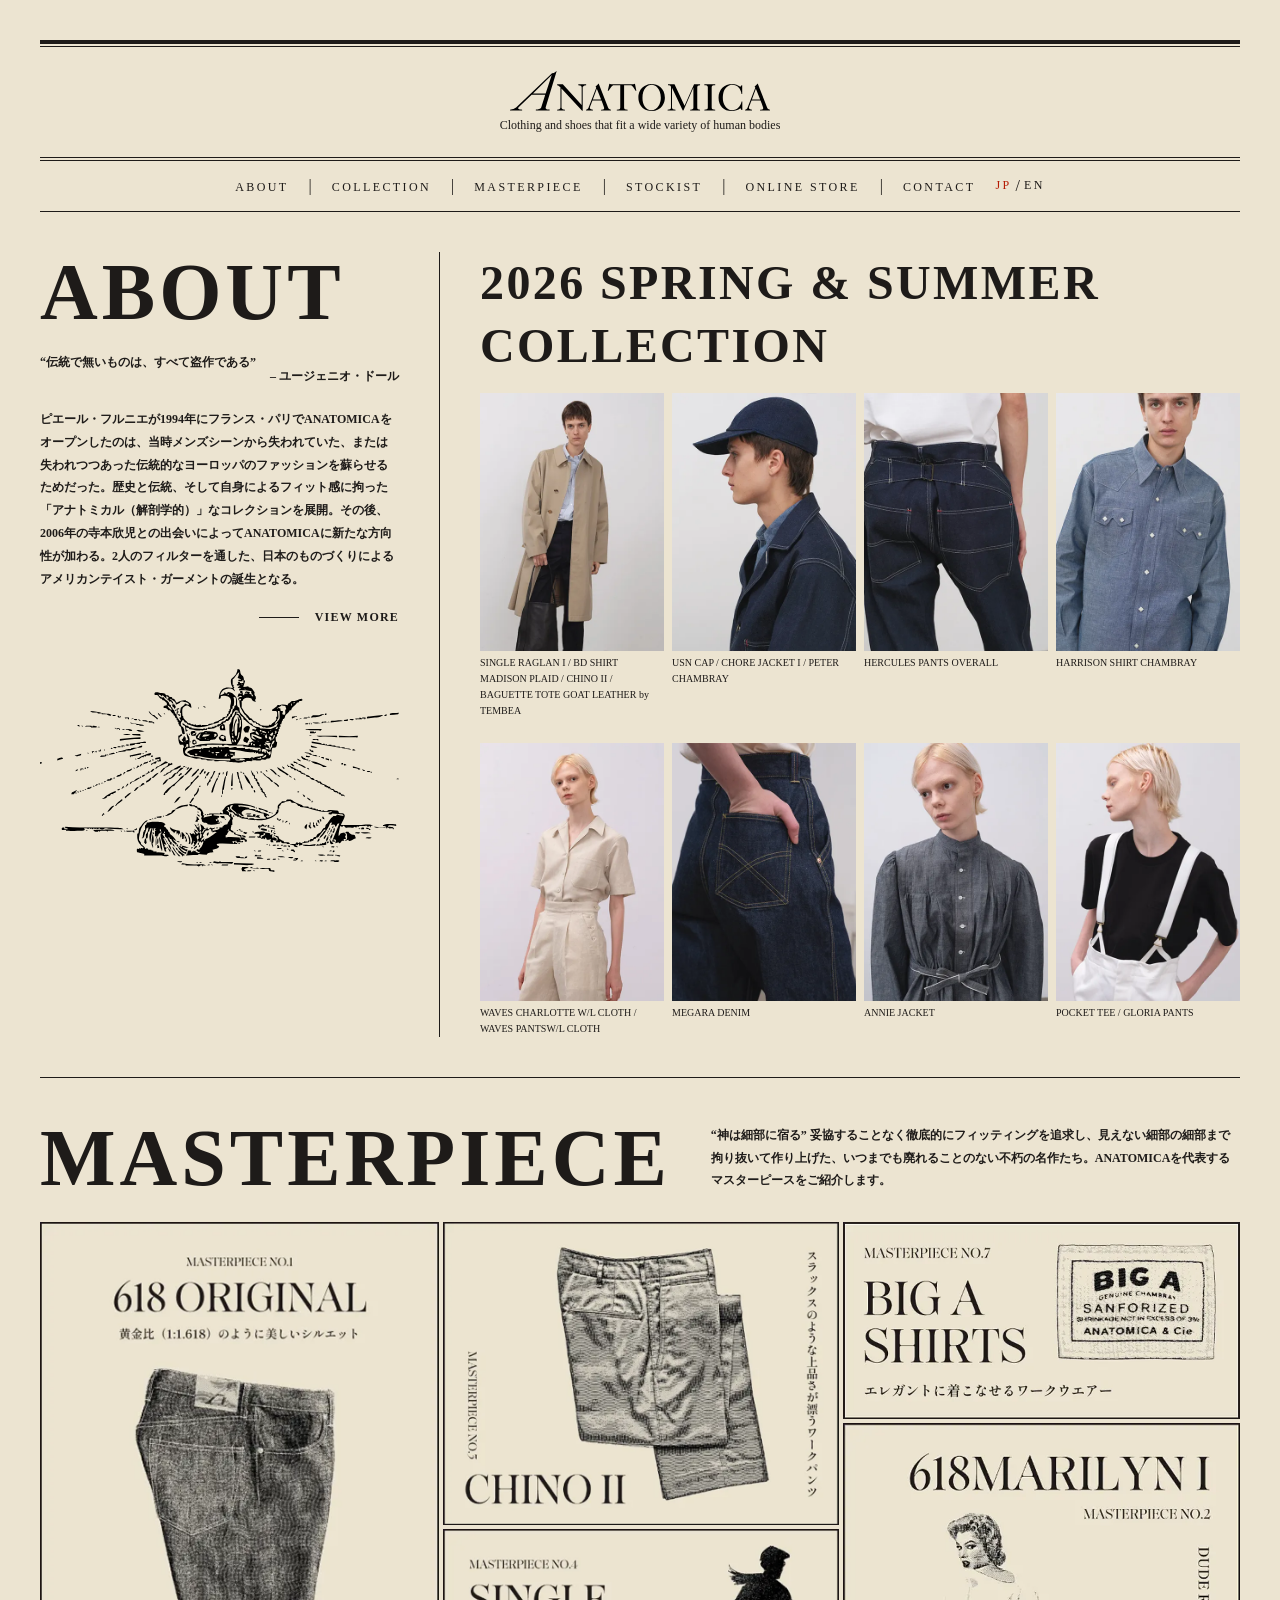
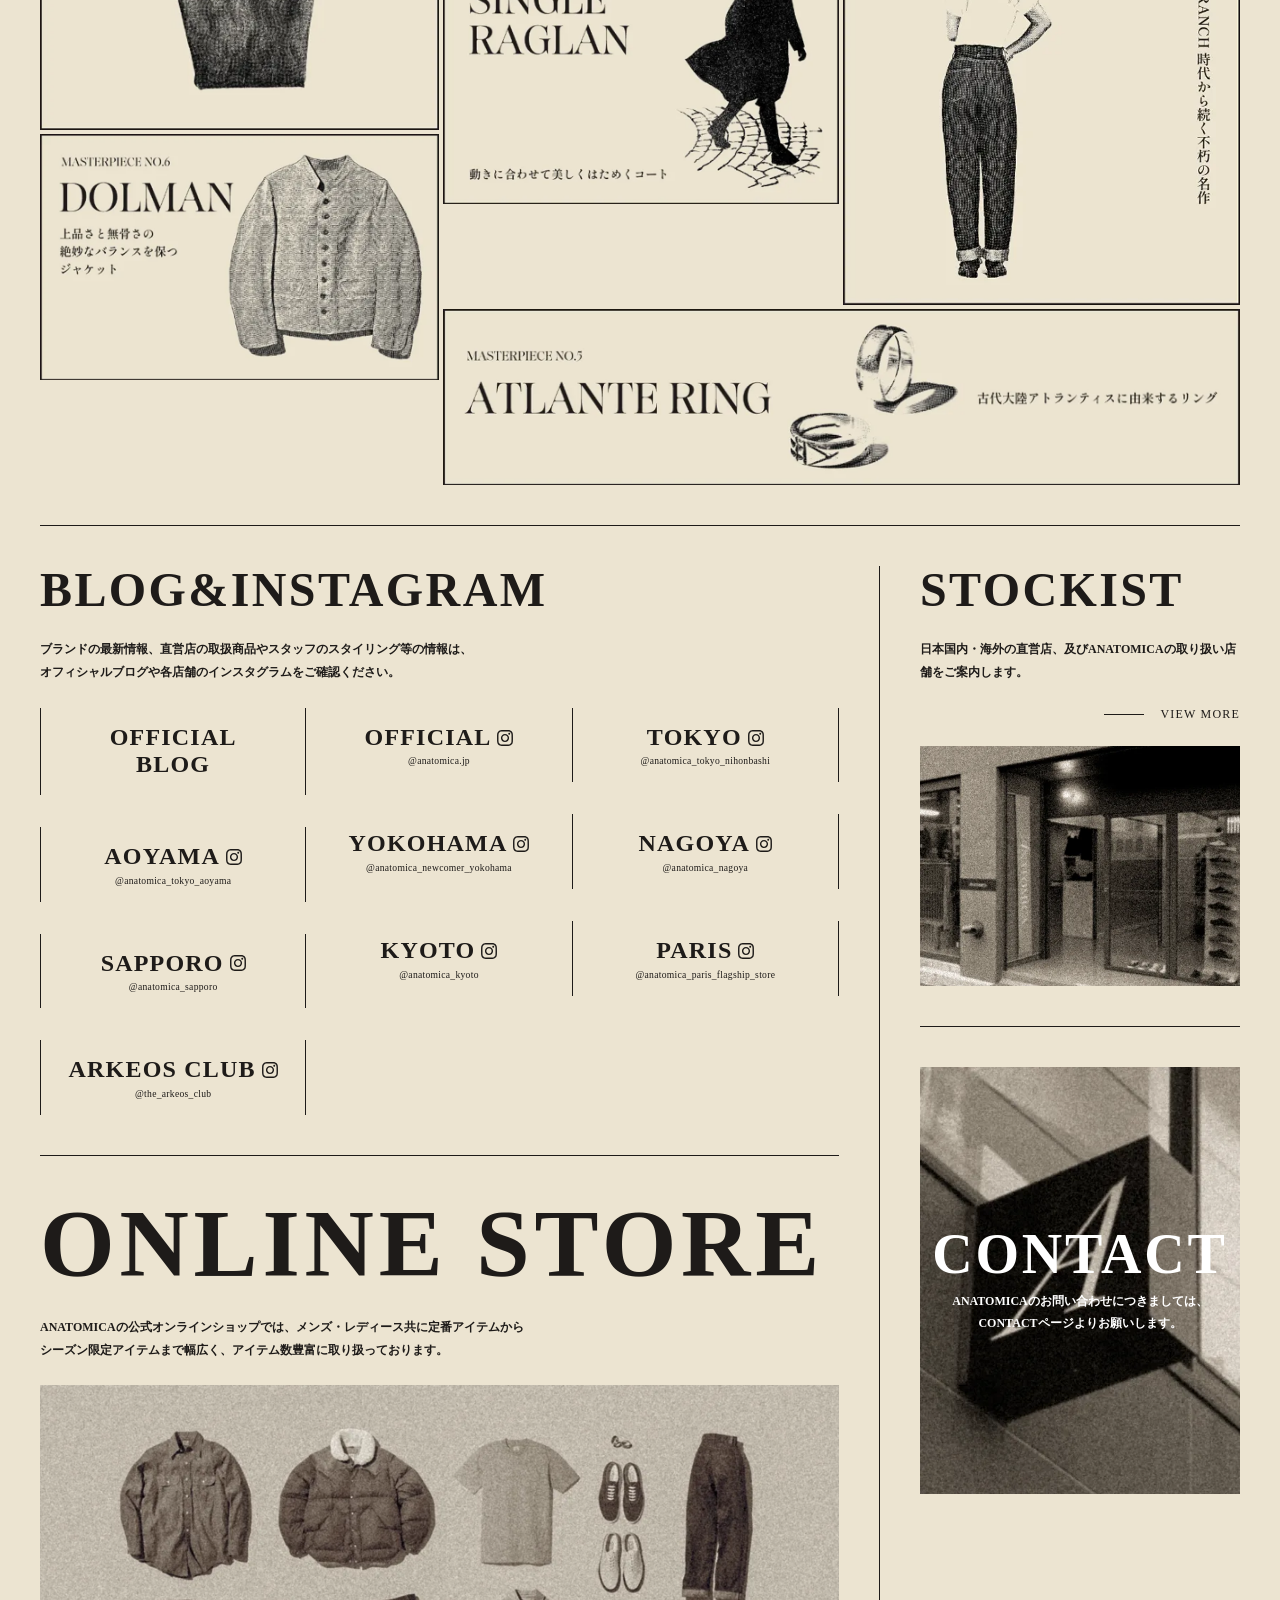
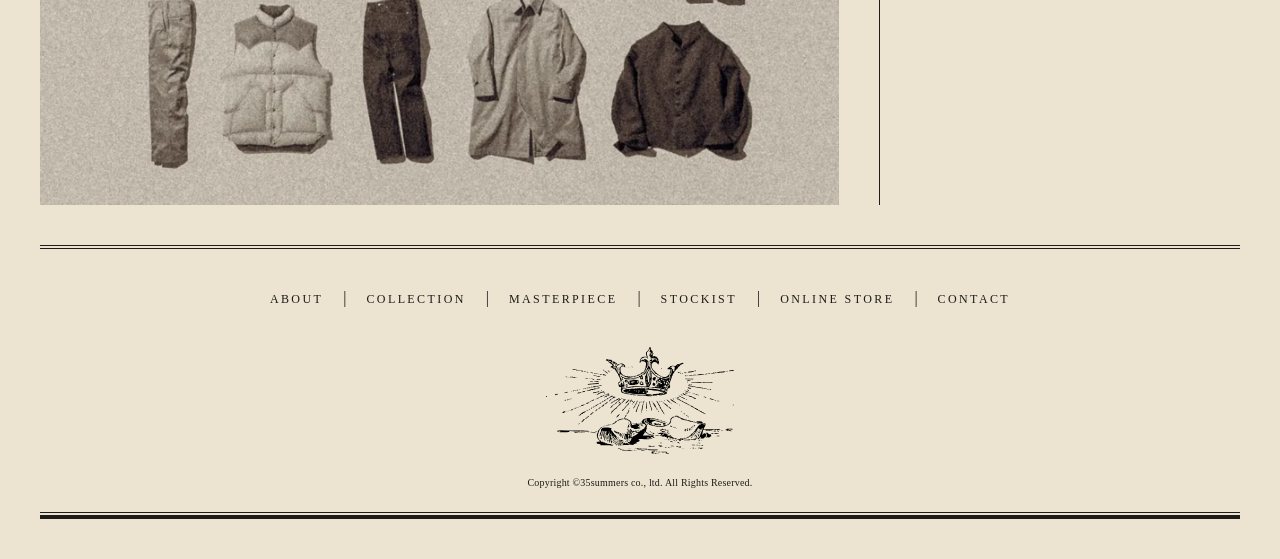
<file: index.html>
﻿<!doctype html>
<html lang="ja">
<head>
    <meta charset="UTF-8">
    <meta name="viewport" content="width=device-width, initial-scale=1.0">
    <meta name="format-detection" content="telephone=no">
    <title>ANATOMICA 模写</title>
    <meta name="description" content="">
    <link rel="stylesheet" href="css/destyle.css">
    <link rel="stylesheet" href="css/style.css">
</head>
<body class="p-page">

    <header class="l-header">
        <div class="p-header">
            <div class="p-header__body">
                <h1 class="p-header__title">
                    <a class="p-header__title-link" href="index.html">
                        <img class="p-header__title-image" src="img/title.svg" alt="ANATOMICA">
                    </a>
                </h1>
                <span class="p-header__tagline">Clothing and shoes that fit a wide variety of human bodies</span>
            </div>

            <nav class="p-nav p-header__nav" aria-label="グローバルナビゲーション">
                <ul class="p-nav__list">
                    <li class="p-nav__item"><a class="p-nav__link" href="pages/about.html">ABOUT</a></li>
                    <li class="p-nav__item"><a class="p-nav__link" href="#">COLLECTION</a></li>
                    <li class="p-nav__item"><a class="p-nav__link" href="pages/masterpiece.html">MASTERPIECE</a></li>
                    <li class="p-nav__item"><a class="p-nav__link" href="pages/stockist.html">STOCKIST</a></li>
                    <li class="p-nav__item"><a class="p-nav__link" href="#">ONLINE STORE</a></li>
                    <li class="p-nav__item"><a class="p-nav__link" href="#">CONTACT</a></li>
                </ul>
                <div class="p-nav__lang">
                    <button class="p-nav__lang-btn is-active" data-lang="jp">JP</button>
                    <span> / </span>
                    <button class="p-nav__lang-btn" data-lang="en">EN</button>
                </div>
            </nav>
        </div>
    </header>

    <main class="l-main">

        <section class="l-section p-about-collection">
            <div class="l-container p-about-collection__inner">
                <div class="p-about">
                    <h2 class="p-about__title">ABOUT</h2>
                    <p class="p-about__catch">
                        <span class="p-about__catch-line">“伝統で無いものは、すべて盗作である”</span>
                        <span class="p-about__catch-line">– ユージェニオ・ドール</span>
                    </p>
                    <p class="p-about__text">
                        <span class="p-about__text-body">ピエール・フルニエが1994年にフランス・パリでANATOMICAをオープンしたのは、当時メンズシーンから失われていた、または失われつつあった伝統的なヨーロッパのファッションを蘇らせるためだった。歴史と伝統、そして自身によるフィット感に拘った「アナトミカル（解剖学的）」なコレクションを展開。その後、2006年の寺本欣児との出会いによってANATOMICAに新たな方向性が加わる。2人のフィルターを通した、日本のものづくりによるアメリカンテイスト・ガーメントの誕生となる。</span>
                        <a class="p-about__more" href="pages/about.html">VIEW MORE</a>
                    </p>
                    <img class="p-about__logo" src="img/logo.svg" alt="ANATOMICA">
                </div>

                <div class="p-collection">
                    <h3 class="p-collection__title">2026 SPRING &amp; SUMMER COLLECTION</h3>

                    <div class="p-collection__group p-collection__group--mens">
                        <div class="p-collection__item">
                            <div class="p-collection__image-wrap">
                                <img class="p-collection__image" src="img/sscc/mens/1.webp" alt="">
                            </div>
                            <p class="p-collection__caption">SINGLE RAGLAN I / BD SHIRT MADISON PLAID / CHINO II / BAGUETTE TOTE GOAT LEATHER by TEMBEA</p>
                        </div>
                        <div class="p-collection__item">
                            <div class="p-collection__image-wrap">
                                <img class="p-collection__image" src="img/sscc/mens/2.webp" alt="">
                            </div>
                            <p class="p-collection__caption">USN CAP / CHORE JACKET I / PETER CHAMBRAY</p>
                        </div>
                        <div class="p-collection__item">
                            <div class="p-collection__image-wrap">
                                <img class="p-collection__image" src="img/sscc/mens/3.webp" alt="">
                            </div>
                            <p class="p-collection__caption">HERCULES PANTS OVERALL</p>
                        </div>
                        <div class="p-collection__item">
                            <div class="p-collection__image-wrap">
                                <img class="p-collection__image" src="img/sscc/mens/4.webp" alt="">
                            </div>
                            <p class="p-collection__caption">HARRISON SHIRT CHAMBRAY</p>
                        </div>
                        <div class="p-collection__item">
                            <div class="p-collection__image-wrap">
                                <img class="p-collection__image" src="img/sscc/mens/5.webp" alt="">
                            </div>
                            <p class="p-collection__caption">USAF HELMET BAG M / BIARRITZ / 618 ORIGINAL</p>
                        </div>
                        <div class="p-collection__item">
                            <div class="p-collection__image-wrap">
                                <img class="p-collection__image" src="img/sscc/mens/6.webp" alt="">
                            </div>
                            <p class="p-collection__caption">SHIRT MADISON PLAID / CHINO II</p>
                        </div>
                    </div>

                    <div class="p-collection__group p-collection__group--womens">
                        <div class="p-collection__item">
                            <div class="p-collection__image-wrap">
                                <img class="p-collection__image" src="img/sscc/womens/1.webp" alt="">
                            </div>
                            <p class="p-collection__caption">WAVES CHARLOTTE W/L CLOTH / WAVES PANTSW/L CLOTH</p>
                        </div>
                        <div class="p-collection__item">
                            <div class="p-collection__image-wrap">
                                <img class="p-collection__image" src="img/sscc/womens/2.webp" alt="">
                            </div>
                            <p class="p-collection__caption">MEGARA DENIM</p>
                        </div>
                        <div class="p-collection__item">
                            <div class="p-collection__image-wrap">
                                <img class="p-collection__image" src="img/sscc/womens/3.webp" alt="">
                            </div>
                            <p class="p-collection__caption">ANNIE JACKET</p>
                        </div>
                        <div class="p-collection__item">
                            <div class="p-collection__image-wrap">
                                <img class="p-collection__image" src="img/sscc/womens/4.webp" alt="">
                            </div>
                            <p class="p-collection__caption">POCKET TEE / GLORIA PANTS</p>
                        </div>
                        <div class="p-collection__item">
                            <div class="p-collection__image-wrap">
                                <img class="p-collection__image" src="img/sscc/womens/5.webp" alt="">
                            </div>
                            <p class="p-collection__caption">FRIDA CHAMBRAY / MOCK NECK TEE S/S</p>
                        </div>
                        <div class="p-collection__item">
                            <div class="p-collection__image-wrap">
                                <img class="p-collection__image" src="img/sscc/womens/6.webp" alt="">
                            </div>
                            <p class="p-collection__caption">DOLMAN DENIM / 618 MARILYN I</p>
                        </div>
                    </div>
                </div>
            </div>
        </section>

        <section class="l-section p-masterpiece">
            <div class="l-container p-masterpiece__inner">
                <div class="p-masterpiece__header">
                    <h2 class="p-masterpiece__title">MASTERPIECE</h2>
                    <p class="p-masterpiece__lead">“神は細部に宿る” 妥協することなく徹底的にフィッティングを追求し、見えない細部の細部まで拘り抜いて作り上げた、いつまでも廃れることのない不朽の名作たち。ANATOMICAを代表するマスターピースをご紹介します。</p>
                </div>

                <div class="p-masterpiece__items">
                    <div class="p-masterpiece__col-left">
                        <img class="p-masterpiece__item" src="img/masterpiece/618_original.png" alt="">
                        <img class="p-masterpiece__item" src="img/masterpiece/dolman.png" alt="">
                    </div>
                    <div class="p-masterpiece__col-right">
                        <div class="p-masterpiece__row-top">
                            <div class="p-masterpiece__col-inner">
                                <img class="p-masterpiece__item" src="img/masterpiece/chino.png" alt="">
                                <img class="p-masterpiece__item" src="img/masterpiece/single_raglan.png" alt="">
                            </div>
                            <div class="p-masterpiece__col-inner">
                                <img class="p-masterpiece__item" src="img/masterpiece/big_a_shirts.png" alt="">
                                <img class="p-masterpiece__item" src="img/masterpiece/618_marilyn.png" alt="">
                            </div>
                        </div>
                        <img class="p-masterpiece__item" src="img/masterpiece/atlante_ring.png" alt="">
                    </div>


                </div>
            </div>
        </section>

        <section class="l-section p-info">
            <div class="l-container p-info__inner">
                <div class="p-info__top">
                    <div class="p-blog-instagram">
                        <h2 class="p-blog-instagram__title">BLOG&amp;INSTAGRAM</h2>
                        <p class="p-blog-instagram__text">ブランドの最新情報、直営店の取扱商品やスタッフのスタイリング等の情報は、<br>オフィシャルブログや各店舗のインスタグラムをご確認ください。</p>

                        <div class="p-blog-instagram__links">
                            <div class="p-blog-instagram__group">
                                <a class="p-blog-instagram__link" href="#">
                                    <span class="p-blog-instagram__name">OFFICIAL<br>BLOG</span>
                                </a>
                                <a class="p-blog-instagram__link" href="#">
                                    <span class="p-blog-instagram__name">AOYAMA <svg class="p-blog-instagram__icon" xmlns="http://www.w3.org/2000/svg" viewBox="0 0 1005 1005" aria-hidden="true" focusable="false"><path fill="currentColor" d="M295.423,5.962c-53.201,2.511-89.537,11.032-121.29,23.474c-32.87,12.814-60.733,29.987-88.452,57.819c-27.751,27.848-44.793,55.761-57.51,88.664C15.86,207.753,7.517,244.106,5.167,297.34C2.835,350.671,2.3,367.681,2.56,503.456c0.259,135.758,0.858,152.8,3.401,206.148c2.543,53.186,11.033,89.507,23.474,121.275c12.83,32.87,29.985,60.718,57.833,88.453c27.832,27.735,55.761,44.761,88.679,57.495c31.801,12.296,68.17,20.672,121.387,23.004c53.33,2.349,70.356,2.867,206.096,2.608c135.805-0.259,152.831-0.859,206.162-3.386c53.201-2.543,89.505-11.065,121.29-23.474c32.87-12.863,60.733-29.987,88.451-57.835c27.718-27.832,44.761-55.761,57.478-88.68c12.312-31.801,20.687-68.171,23.004-121.356c2.333-53.364,2.884-70.406,2.624-206.164c-0.259-135.774-0.874-152.784-3.401-206.099c-2.527-53.234-11.049-89.539-23.474-121.324c-12.846-32.87-29.985-60.702-57.817-88.453c-27.832-27.719-55.761-44.794-88.679-57.479c-31.817-12.312-68.17-20.704-121.388-23.005c-53.33-2.365-70.356-2.883-206.145-2.624C365.78,2.82,348.754,3.403,295.423,5.962 M301.256,909.839c-48.746-2.122-75.217-10.223-92.858-17.01c-23.361-9.04-40.03-19.878-57.575-37.293c-17.512-17.48-28.383-34.102-37.503-57.414c-6.853-17.642-15.099-44.081-17.383-92.828c-2.479-52.699-3.045-68.511-3.289-202.017c-0.259-133.474,0.226-149.285,2.527-202.033c2.089-48.714,10.239-75.218,17.01-92.844c9.039-23.393,19.845-40.031,37.292-57.575c17.479-17.545,34.101-28.383,57.429-37.504c17.626-6.885,44.065-15.067,92.794-17.383c52.731-2.495,68.526-3.03,201.998-3.289c133.504-0.26,149.315,0.211,202.063,2.527c48.713,2.122,75.216,10.19,92.826,17.01c23.377,9.039,40.046,19.813,57.575,37.293c17.528,17.48,28.398,34.069,37.519,57.446c6.885,17.577,15.066,44.048,17.367,92.763c2.51,52.732,3.078,68.543,3.32,202.017c0.259,133.506-0.226,149.317-2.543,202.033c-2.122,48.747-10.206,75.234-17.01,92.892c-9.039,23.345-19.846,40.015-37.309,57.56c-17.463,17.48-34.084,28.383-57.429,37.504c-17.593,6.869-44.064,15.066-92.762,17.383c-52.73,2.478-68.526,3.045-202.047,3.289C369.798,912.625,354.003,912.123,301.256,909.839 M708.865,235.228c0.064,33.113,26.988,59.925,60.101,59.86c33.129-0.065,59.94-26.974,59.892-60.087c-0.065-33.113-26.99-59.941-60.118-59.876C735.611,175.19,708.8,202.115,708.865,235.228 M245.771,502.986c0.275,141.801,115.441,256.499,257.207,256.223c141.783-0.275,256.544-115.41,256.269-257.211c-0.276-141.752-115.458-256.515-257.257-256.24C360.223,246.034,245.495,361.218,245.771,502.986 M335.826,502.808c-0.162-92.034,74.326-166.798,166.342-166.96c92.033-0.178,166.812,74.278,166.99,166.328c0.179,92.05-74.309,166.798-166.358,166.976C410.784,669.33,336.004,594.858,335.826,502.808"/></svg></span>
                                    <span class="p-blog-instagram__handle">@anatomica_tokyo_aoyama</span>
                                </a>
                                <a class="p-blog-instagram__link" href="#">
                                    <span class="p-blog-instagram__name">SAPPORO <svg class="p-blog-instagram__icon" xmlns="http://www.w3.org/2000/svg" viewBox="0 0 1005 1005" aria-hidden="true" focusable="false"><path fill="currentColor" d="M295.423,5.962c-53.201,2.511-89.537,11.032-121.29,23.474c-32.87,12.814-60.733,29.987-88.452,57.819c-27.751,27.848-44.793,55.761-57.51,88.664C15.86,207.753,7.517,244.106,5.167,297.34C2.835,350.671,2.3,367.681,2.56,503.456c0.259,135.758,0.858,152.8,3.401,206.148c2.543,53.186,11.033,89.507,23.474,121.275c12.83,32.87,29.985,60.718,57.833,88.453c27.832,27.735,55.761,44.761,88.679,57.495c31.801,12.296,68.17,20.672,121.387,23.004c53.33,2.349,70.356,2.867,206.096,2.608c135.805-0.259,152.831-0.859,206.162-3.386c53.201-2.543,89.505-11.065,121.29-23.474c32.87-12.863,60.733-29.987,88.451-57.835c27.718-27.832,44.761-55.761,57.478-88.68c12.312-31.801,20.687-68.171,23.004-121.356c2.333-53.364,2.884-70.406,2.624-206.164c-0.259-135.774-0.874-152.784-3.401-206.099c-2.527-53.234-11.049-89.539-23.474-121.324c-12.846-32.87-29.985-60.702-57.817-88.453c-27.832-27.719-55.761-44.794-88.679-57.479c-31.817-12.312-68.17-20.704-121.388-23.005c-53.33-2.365-70.356-2.883-206.145-2.624C365.78,2.82,348.754,3.403,295.423,5.962 M301.256,909.839c-48.746-2.122-75.217-10.223-92.858-17.01c-23.361-9.04-40.03-19.878-57.575-37.293c-17.512-17.48-28.383-34.102-37.503-57.414c-6.853-17.642-15.099-44.081-17.383-92.828c-2.479-52.699-3.045-68.511-3.289-202.017c-0.259-133.474,0.226-149.285,2.527-202.033c2.089-48.714,10.239-75.218,17.01-92.844c9.039-23.393,19.845-40.031,37.292-57.575c17.479-17.545,34.101-28.383,57.429-37.504c17.626-6.885,44.065-15.067,92.794-17.383c52.731-2.495,68.526-3.03,201.998-3.289c133.504-0.26,149.315,0.211,202.063,2.527c48.713,2.122,75.216,10.19,92.826,17.01c23.377,9.039,40.046,19.813,57.575,37.293c17.528,17.48,28.398,34.069,37.519,57.446c6.885,17.577,15.066,44.048,17.367,92.763c2.51,52.732,3.078,68.543,3.32,202.017c0.259,133.506-0.226,149.317-2.543,202.033c-2.122,48.747-10.206,75.234-17.01,92.892c-9.039,23.345-19.846,40.015-37.309,57.56c-17.463,17.48-34.084,28.383-57.429,37.504c-17.593,6.869-44.064,15.066-92.762,17.383c-52.73,2.478-68.526,3.045-202.047,3.289C369.798,912.625,354.003,912.123,301.256,909.839 M708.865,235.228c0.064,33.113,26.988,59.925,60.101,59.86c33.129-0.065,59.94-26.974,59.892-60.087c-0.065-33.113-26.99-59.941-60.118-59.876C735.611,175.19,708.8,202.115,708.865,235.228 M245.771,502.986c0.275,141.801,115.441,256.499,257.207,256.223c141.783-0.275,256.544-115.41,256.269-257.211c-0.276-141.752-115.458-256.515-257.257-256.24C360.223,246.034,245.495,361.218,245.771,502.986 M335.826,502.808c-0.162-92.034,74.326-166.798,166.342-166.96c92.033-0.178,166.812,74.278,166.99,166.328c0.179,92.05-74.309,166.798-166.358,166.976C410.784,669.33,336.004,594.858,335.826,502.808"/></svg></span>
                                    <span class="p-blog-instagram__handle">@anatomica_sapporo</span>
                                </a>
                                <a class="p-blog-instagram__link" href="#">
                                    <span class="p-blog-instagram__name">ARKEOS CLUB <svg class="p-blog-instagram__icon" xmlns="http://www.w3.org/2000/svg" viewBox="0 0 1005 1005" aria-hidden="true" focusable="false"><path fill="currentColor" d="M295.423,5.962c-53.201,2.511-89.537,11.032-121.29,23.474c-32.87,12.814-60.733,29.987-88.452,57.819c-27.751,27.848-44.793,55.761-57.51,88.664C15.86,207.753,7.517,244.106,5.167,297.34C2.835,350.671,2.3,367.681,2.56,503.456c0.259,135.758,0.858,152.8,3.401,206.148c2.543,53.186,11.033,89.507,23.474,121.275c12.83,32.87,29.985,60.718,57.833,88.453c27.832,27.735,55.761,44.761,88.679,57.495c31.801,12.296,68.17,20.672,121.387,23.004c53.33,2.349,70.356,2.867,206.096,2.608c135.805-0.259,152.831-0.859,206.162-3.386c53.201-2.543,89.505-11.065,121.29-23.474c32.87-12.863,60.733-29.987,88.451-57.835c27.718-27.832,44.761-55.761,57.478-88.68c12.312-31.801,20.687-68.171,23.004-121.356c2.333-53.364,2.884-70.406,2.624-206.164c-0.259-135.774-0.874-152.784-3.401-206.099c-2.527-53.234-11.049-89.539-23.474-121.324c-12.846-32.87-29.985-60.702-57.817-88.453c-27.832-27.719-55.761-44.794-88.679-57.479c-31.817-12.312-68.17-20.704-121.388-23.005c-53.33-2.365-70.356-2.883-206.145-2.624C365.78,2.82,348.754,3.403,295.423,5.962 M301.256,909.839c-48.746-2.122-75.217-10.223-92.858-17.01c-23.361-9.04-40.03-19.878-57.575-37.293c-17.512-17.48-28.383-34.102-37.503-57.414c-6.853-17.642-15.099-44.081-17.383-92.828c-2.479-52.699-3.045-68.511-3.289-202.017c-0.259-133.474,0.226-149.285,2.527-202.033c2.089-48.714,10.239-75.218,17.01-92.844c9.039-23.393,19.845-40.031,37.292-57.575c17.479-17.545,34.101-28.383,57.429-37.504c17.626-6.885,44.065-15.067,92.794-17.383c52.731-2.495,68.526-3.03,201.998-3.289c133.504-0.26,149.315,0.211,202.063,2.527c48.713,2.122,75.216,10.19,92.826,17.01c23.377,9.039,40.046,19.813,57.575,37.293c17.528,17.48,28.398,34.069,37.519,57.446c6.885,17.577,15.066,44.048,17.367,92.763c2.51,52.732,3.078,68.543,3.32,202.017c0.259,133.506-0.226,149.317-2.543,202.033c-2.122,48.747-10.206,75.234-17.01,92.892c-9.039,23.345-19.846,40.015-37.309,57.56c-17.463,17.48-34.084,28.383-57.429,37.504c-17.593,6.869-44.064,15.066-92.762,17.383c-52.73,2.478-68.526,3.045-202.047,3.289C369.798,912.625,354.003,912.123,301.256,909.839 M708.865,235.228c0.064,33.113,26.988,59.925,60.101,59.86c33.129-0.065,59.94-26.974,59.892-60.087c-0.065-33.113-26.99-59.941-60.118-59.876C735.611,175.19,708.8,202.115,708.865,235.228 M245.771,502.986c0.275,141.801,115.441,256.499,257.207,256.223c141.783-0.275,256.544-115.41,256.269-257.211c-0.276-141.752-115.458-256.515-257.257-256.24C360.223,246.034,245.495,361.218,245.771,502.986 M335.826,502.808c-0.162-92.034,74.326-166.798,166.342-166.96c92.033-0.178,166.812,74.278,166.99,166.328c0.179,92.05-74.309,166.798-166.358,166.976C410.784,669.33,336.004,594.858,335.826,502.808"/></svg></span>
                                    <span class="p-blog-instagram__handle">@the_arkeos_club</span>
                                </a>
                            </div>
                            <div class="p-blog-instagram__group">
                                <a class="p-blog-instagram__link" href="#">
                                    <span class="p-blog-instagram__name">OFFICIAL <svg class="p-blog-instagram__icon" xmlns="http://www.w3.org/2000/svg" viewBox="0 0 1005 1005" aria-hidden="true" focusable="false"><path fill="currentColor" d="M295.423,5.962c-53.201,2.511-89.537,11.032-121.29,23.474c-32.87,12.814-60.733,29.987-88.452,57.819c-27.751,27.848-44.793,55.761-57.51,88.664C15.86,207.753,7.517,244.106,5.167,297.34C2.835,350.671,2.3,367.681,2.56,503.456c0.259,135.758,0.858,152.8,3.401,206.148c2.543,53.186,11.033,89.507,23.474,121.275c12.83,32.87,29.985,60.718,57.833,88.453c27.832,27.735,55.761,44.761,88.679,57.495c31.801,12.296,68.17,20.672,121.387,23.004c53.33,2.349,70.356,2.867,206.096,2.608c135.805-0.259,152.831-0.859,206.162-3.386c53.201-2.543,89.505-11.065,121.29-23.474c32.87-12.863,60.733-29.987,88.451-57.835c27.718-27.832,44.761-55.761,57.478-88.68c12.312-31.801,20.687-68.171,23.004-121.356c2.333-53.364,2.884-70.406,2.624-206.164c-0.259-135.774-0.874-152.784-3.401-206.099c-2.527-53.234-11.049-89.539-23.474-121.324c-12.846-32.87-29.985-60.702-57.817-88.453c-27.832-27.719-55.761-44.794-88.679-57.479c-31.817-12.312-68.17-20.704-121.388-23.005c-53.33-2.365-70.356-2.883-206.145-2.624C365.78,2.82,348.754,3.403,295.423,5.962 M301.256,909.839c-48.746-2.122-75.217-10.223-92.858-17.01c-23.361-9.04-40.03-19.878-57.575-37.293c-17.512-17.48-28.383-34.102-37.503-57.414c-6.853-17.642-15.099-44.081-17.383-92.828c-2.479-52.699-3.045-68.511-3.289-202.017c-0.259-133.474,0.226-149.285,2.527-202.033c2.089-48.714,10.239-75.218,17.01-92.844c9.039-23.393,19.845-40.031,37.292-57.575c17.479-17.545,34.101-28.383,57.429-37.504c17.626-6.885,44.065-15.067,92.794-17.383c52.731-2.495,68.526-3.03,201.998-3.289c133.504-0.26,149.315,0.211,202.063,2.527c48.713,2.122,75.216,10.19,92.826,17.01c23.377,9.039,40.046,19.813,57.575,37.293c17.528,17.48,28.398,34.069,37.519,57.446c6.885,17.577,15.066,44.048,17.367,92.763c2.51,52.732,3.078,68.543,3.32,202.017c0.259,133.506-0.226,149.317-2.543,202.033c-2.122,48.747-10.206,75.234-17.01,92.892c-9.039,23.345-19.846,40.015-37.309,57.56c-17.463,17.48-34.084,28.383-57.429,37.504c-17.593,6.869-44.064,15.066-92.762,17.383c-52.73,2.478-68.526,3.045-202.047,3.289C369.798,912.625,354.003,912.123,301.256,909.839 M708.865,235.228c0.064,33.113,26.988,59.925,60.101,59.86c33.129-0.065,59.94-26.974,59.892-60.087c-0.065-33.113-26.99-59.941-60.118-59.876C735.611,175.19,708.8,202.115,708.865,235.228 M245.771,502.986c0.275,141.801,115.441,256.499,257.207,256.223c141.783-0.275,256.544-115.41,256.269-257.211c-0.276-141.752-115.458-256.515-257.257-256.24C360.223,246.034,245.495,361.218,245.771,502.986 M335.826,502.808c-0.162-92.034,74.326-166.798,166.342-166.96c92.033-0.178,166.812,74.278,166.99,166.328c0.179,92.05-74.309,166.798-166.358,166.976C410.784,669.33,336.004,594.858,335.826,502.808"/></svg></span>
                                    <span class="p-blog-instagram__handle">@anatomica.jp</span>
                                </a>
                                <a class="p-blog-instagram__link" href="#">
                                    <span class="p-blog-instagram__name">YOKOHAMA <svg class="p-blog-instagram__icon" xmlns="http://www.w3.org/2000/svg" viewBox="0 0 1005 1005" aria-hidden="true" focusable="false"><path fill="currentColor" d="M295.423,5.962c-53.201,2.511-89.537,11.032-121.29,23.474c-32.87,12.814-60.733,29.987-88.452,57.819c-27.751,27.848-44.793,55.761-57.51,88.664C15.86,207.753,7.517,244.106,5.167,297.34C2.835,350.671,2.3,367.681,2.56,503.456c0.259,135.758,0.858,152.8,3.401,206.148c2.543,53.186,11.033,89.507,23.474,121.275c12.83,32.87,29.985,60.718,57.833,88.453c27.832,27.735,55.761,44.761,88.679,57.495c31.801,12.296,68.17,20.672,121.387,23.004c53.33,2.349,70.356,2.867,206.096,2.608c135.805-0.259,152.831-0.859,206.162-3.386c53.201-2.543,89.505-11.065,121.29-23.474c32.87-12.863,60.733-29.987,88.451-57.835c27.718-27.832,44.761-55.761,57.478-88.68c12.312-31.801,20.687-68.171,23.004-121.356c2.333-53.364,2.884-70.406,2.624-206.164c-0.259-135.774-0.874-152.784-3.401-206.099c-2.527-53.234-11.049-89.539-23.474-121.324c-12.846-32.87-29.985-60.702-57.817-88.453c-27.832-27.719-55.761-44.794-88.679-57.479c-31.817-12.312-68.17-20.704-121.388-23.005c-53.33-2.365-70.356-2.883-206.145-2.624C365.78,2.82,348.754,3.403,295.423,5.962 M301.256,909.839c-48.746-2.122-75.217-10.223-92.858-17.01c-23.361-9.04-40.03-19.878-57.575-37.293c-17.512-17.48-28.383-34.102-37.503-57.414c-6.853-17.642-15.099-44.081-17.383-92.828c-2.479-52.699-3.045-68.511-3.289-202.017c-0.259-133.474,0.226-149.285,2.527-202.033c2.089-48.714,10.239-75.218,17.01-92.844c9.039-23.393,19.845-40.031,37.292-57.575c17.479-17.545,34.101-28.383,57.429-37.504c17.626-6.885,44.065-15.067,92.794-17.383c52.731-2.495,68.526-3.03,201.998-3.289c133.504-0.26,149.315,0.211,202.063,2.527c48.713,2.122,75.216,10.19,92.826,17.01c23.377,9.039,40.046,19.813,57.575,37.293c17.528,17.48,28.398,34.069,37.519,57.446c6.885,17.577,15.066,44.048,17.367,92.763c2.51,52.732,3.078,68.543,3.32,202.017c0.259,133.506-0.226,149.317-2.543,202.033c-2.122,48.747-10.206,75.234-17.01,92.892c-9.039,23.345-19.846,40.015-37.309,57.56c-17.463,17.48-34.084,28.383-57.429,37.504c-17.593,6.869-44.064,15.066-92.762,17.383c-52.73,2.478-68.526,3.045-202.047,3.289C369.798,912.625,354.003,912.123,301.256,909.839 M708.865,235.228c0.064,33.113,26.988,59.925,60.101,59.86c33.129-0.065,59.94-26.974,59.892-60.087c-0.065-33.113-26.99-59.941-60.118-59.876C735.611,175.19,708.8,202.115,708.865,235.228 M245.771,502.986c0.275,141.801,115.441,256.499,257.207,256.223c141.783-0.275,256.544-115.41,256.269-257.211c-0.276-141.752-115.458-256.515-257.257-256.24C360.223,246.034,245.495,361.218,245.771,502.986 M335.826,502.808c-0.162-92.034,74.326-166.798,166.342-166.96c92.033-0.178,166.812,74.278,166.99,166.328c0.179,92.05-74.309,166.798-166.358,166.976C410.784,669.33,336.004,594.858,335.826,502.808"/></svg></span>
                                    <span class="p-blog-instagram__handle">@anatomica_newcomer_yokohama</span>
                                </a>
                                <a class="p-blog-instagram__link" href="#">
                                    <span class="p-blog-instagram__name">KYOTO <svg class="p-blog-instagram__icon" xmlns="http://www.w3.org/2000/svg" viewBox="0 0 1005 1005" aria-hidden="true" focusable="false"><path fill="currentColor" d="M295.423,5.962c-53.201,2.511-89.537,11.032-121.29,23.474c-32.87,12.814-60.733,29.987-88.452,57.819c-27.751,27.848-44.793,55.761-57.51,88.664C15.86,207.753,7.517,244.106,5.167,297.34C2.835,350.671,2.3,367.681,2.56,503.456c0.259,135.758,0.858,152.8,3.401,206.148c2.543,53.186,11.033,89.507,23.474,121.275c12.83,32.87,29.985,60.718,57.833,88.453c27.832,27.735,55.761,44.761,88.679,57.495c31.801,12.296,68.17,20.672,121.387,23.004c53.33,2.349,70.356,2.867,206.096,2.608c135.805-0.259,152.831-0.859,206.162-3.386c53.201-2.543,89.505-11.065,121.29-23.474c32.87-12.863,60.733-29.987,88.451-57.835c27.718-27.832,44.761-55.761,57.478-88.68c12.312-31.801,20.687-68.171,23.004-121.356c2.333-53.364,2.884-70.406,2.624-206.164c-0.259-135.774-0.874-152.784-3.401-206.099c-2.527-53.234-11.049-89.539-23.474-121.324c-12.846-32.87-29.985-60.702-57.817-88.453c-27.832-27.719-55.761-44.794-88.679-57.479c-31.817-12.312-68.17-20.704-121.388-23.005c-53.33-2.365-70.356-2.883-206.145-2.624C365.78,2.82,348.754,3.403,295.423,5.962 M301.256,909.839c-48.746-2.122-75.217-10.223-92.858-17.01c-23.361-9.04-40.03-19.878-57.575-37.293c-17.512-17.48-28.383-34.102-37.503-57.414c-6.853-17.642-15.099-44.081-17.383-92.828c-2.479-52.699-3.045-68.511-3.289-202.017c-0.259-133.474,0.226-149.285,2.527-202.033c2.089-48.714,10.239-75.218,17.01-92.844c9.039-23.393,19.845-40.031,37.292-57.575c17.479-17.545,34.101-28.383,57.429-37.504c17.626-6.885,44.065-15.067,92.794-17.383c52.731-2.495,68.526-3.03,201.998-3.289c133.504-0.26,149.315,0.211,202.063,2.527c48.713,2.122,75.216,10.19,92.826,17.01c23.377,9.039,40.046,19.813,57.575,37.293c17.528,17.48,28.398,34.069,37.519,57.446c6.885,17.577,15.066,44.048,17.367,92.763c2.51,52.732,3.078,68.543,3.32,202.017c0.259,133.506-0.226,149.317-2.543,202.033c-2.122,48.747-10.206,75.234-17.01,92.892c-9.039,23.345-19.846,40.015-37.309,57.56c-17.463,17.48-34.084,28.383-57.429,37.504c-17.593,6.869-44.064,15.066-92.762,17.383c-52.73,2.478-68.526,3.045-202.047,3.289C369.798,912.625,354.003,912.123,301.256,909.839 M708.865,235.228c0.064,33.113,26.988,59.925,60.101,59.86c33.129-0.065,59.94-26.974,59.892-60.087c-0.065-33.113-26.99-59.941-60.118-59.876C735.611,175.19,708.8,202.115,708.865,235.228 M245.771,502.986c0.275,141.801,115.441,256.499,257.207,256.223c141.783-0.275,256.544-115.41,256.269-257.211c-0.276-141.752-115.458-256.515-257.257-256.24C360.223,246.034,245.495,361.218,245.771,502.986 M335.826,502.808c-0.162-92.034,74.326-166.798,166.342-166.96c92.033-0.178,166.812,74.278,166.99,166.328c0.179,92.05-74.309,166.798-166.358,166.976C410.784,669.33,336.004,594.858,335.826,502.808"/></svg></span>
                                    <span class="p-blog-instagram__handle">@anatomica_kyoto</span>
                                </a>
                            </div>
                            <div class="p-blog-instagram__group">
                                <a class="p-blog-instagram__link" href="#">
                                    <span class="p-blog-instagram__name">TOKYO <svg class="p-blog-instagram__icon" xmlns="http://www.w3.org/2000/svg" viewBox="0 0 1005 1005" aria-hidden="true" focusable="false"><path fill="currentColor" d="M295.423,5.962c-53.201,2.511-89.537,11.032-121.29,23.474c-32.87,12.814-60.733,29.987-88.452,57.819c-27.751,27.848-44.793,55.761-57.51,88.664C15.86,207.753,7.517,244.106,5.167,297.34C2.835,350.671,2.3,367.681,2.56,503.456c0.259,135.758,0.858,152.8,3.401,206.148c2.543,53.186,11.033,89.507,23.474,121.275c12.83,32.87,29.985,60.718,57.833,88.453c27.832,27.735,55.761,44.761,88.679,57.495c31.801,12.296,68.17,20.672,121.387,23.004c53.33,2.349,70.356,2.867,206.096,2.608c135.805-0.259,152.831-0.859,206.162-3.386c53.201-2.543,89.505-11.065,121.29-23.474c32.87-12.863,60.733-29.987,88.451-57.835c27.718-27.832,44.761-55.761,57.478-88.68c12.312-31.801,20.687-68.171,23.004-121.356c2.333-53.364,2.884-70.406,2.624-206.164c-0.259-135.774-0.874-152.784-3.401-206.099c-2.527-53.234-11.049-89.539-23.474-121.324c-12.846-32.87-29.985-60.702-57.817-88.453c-27.832-27.719-55.761-44.794-88.679-57.479c-31.817-12.312-68.17-20.704-121.388-23.005c-53.33-2.365-70.356-2.883-206.145-2.624C365.78,2.82,348.754,3.403,295.423,5.962 M301.256,909.839c-48.746-2.122-75.217-10.223-92.858-17.01c-23.361-9.04-40.03-19.878-57.575-37.293c-17.512-17.48-28.383-34.102-37.503-57.414c-6.853-17.642-15.099-44.081-17.383-92.828c-2.479-52.699-3.045-68.511-3.289-202.017c-0.259-133.474,0.226-149.285,2.527-202.033c2.089-48.714,10.239-75.218,17.01-92.844c9.039-23.393,19.845-40.031,37.292-57.575c17.479-17.545,34.101-28.383,57.429-37.504c17.626-6.885,44.065-15.067,92.794-17.383c52.731-2.495,68.526-3.03,201.998-3.289c133.504-0.26,149.315,0.211,202.063,2.527c48.713,2.122,75.216,10.19,92.826,17.01c23.377,9.039,40.046,19.813,57.575,37.293c17.528,17.48,28.398,34.069,37.519,57.446c6.885,17.577,15.066,44.048,17.367,92.763c2.51,52.732,3.078,68.543,3.32,202.017c0.259,133.506-0.226,149.317-2.543,202.033c-2.122,48.747-10.206,75.234-17.01,92.892c-9.039,23.345-19.846,40.015-37.309,57.56c-17.463,17.48-34.084,28.383-57.429,37.504c-17.593,6.869-44.064,15.066-92.762,17.383c-52.73,2.478-68.526,3.045-202.047,3.289C369.798,912.625,354.003,912.123,301.256,909.839 M708.865,235.228c0.064,33.113,26.988,59.925,60.101,59.86c33.129-0.065,59.94-26.974,59.892-60.087c-0.065-33.113-26.99-59.941-60.118-59.876C735.611,175.19,708.8,202.115,708.865,235.228 M245.771,502.986c0.275,141.801,115.441,256.499,257.207,256.223c141.783-0.275,256.544-115.41,256.269-257.211c-0.276-141.752-115.458-256.515-257.257-256.24C360.223,246.034,245.495,361.218,245.771,502.986 M335.826,502.808c-0.162-92.034,74.326-166.798,166.342-166.96c92.033-0.178,166.812,74.278,166.99,166.328c0.179,92.05-74.309,166.798-166.358,166.976C410.784,669.33,336.004,594.858,335.826,502.808"/></svg></span>
                                    <span class="p-blog-instagram__handle">@anatomica_tokyo_nihonbashi</span>
                                </a>
                                <a class="p-blog-instagram__link" href="#">
                                    <span class="p-blog-instagram__name">NAGOYA <svg class="p-blog-instagram__icon" xmlns="http://www.w3.org/2000/svg" viewBox="0 0 1005 1005" aria-hidden="true" focusable="false"><path fill="currentColor" d="M295.423,5.962c-53.201,2.511-89.537,11.032-121.29,23.474c-32.87,12.814-60.733,29.987-88.452,57.819c-27.751,27.848-44.793,55.761-57.51,88.664C15.86,207.753,7.517,244.106,5.167,297.34C2.835,350.671,2.3,367.681,2.56,503.456c0.259,135.758,0.858,152.8,3.401,206.148c2.543,53.186,11.033,89.507,23.474,121.275c12.83,32.87,29.985,60.718,57.833,88.453c27.832,27.735,55.761,44.761,88.679,57.495c31.801,12.296,68.17,20.672,121.387,23.004c53.33,2.349,70.356,2.867,206.096,2.608c135.805-0.259,152.831-0.859,206.162-3.386c53.201-2.543,89.505-11.065,121.29-23.474c32.87-12.863,60.733-29.987,88.451-57.835c27.718-27.832,44.761-55.761,57.478-88.68c12.312-31.801,20.687-68.171,23.004-121.356c2.333-53.364,2.884-70.406,2.624-206.164c-0.259-135.774-0.874-152.784-3.401-206.099c-2.527-53.234-11.049-89.539-23.474-121.324c-12.846-32.87-29.985-60.702-57.817-88.453c-27.832-27.719-55.761-44.794-88.679-57.479c-31.817-12.312-68.17-20.704-121.388-23.005c-53.33-2.365-70.356-2.883-206.145-2.624C365.78,2.82,348.754,3.403,295.423,5.962 M301.256,909.839c-48.746-2.122-75.217-10.223-92.858-17.01c-23.361-9.04-40.03-19.878-57.575-37.293c-17.512-17.48-28.383-34.102-37.503-57.414c-6.853-17.642-15.099-44.081-17.383-92.828c-2.479-52.699-3.045-68.511-3.289-202.017c-0.259-133.474,0.226-149.285,2.527-202.033c2.089-48.714,10.239-75.218,17.01-92.844c9.039-23.393,19.845-40.031,37.292-57.575c17.479-17.545,34.101-28.383,57.429-37.504c17.626-6.885,44.065-15.067,92.794-17.383c52.731-2.495,68.526-3.03,201.998-3.289c133.504-0.26,149.315,0.211,202.063,2.527c48.713,2.122,75.216,10.19,92.826,17.01c23.377,9.039,40.046,19.813,57.575,37.293c17.528,17.48,28.398,34.069,37.519,57.446c6.885,17.577,15.066,44.048,17.367,92.763c2.51,52.732,3.078,68.543,3.32,202.017c0.259,133.506-0.226,149.317-2.543,202.033c-2.122,48.747-10.206,75.234-17.01,92.892c-9.039,23.345-19.846,40.015-37.309,57.56c-17.463,17.48-34.084,28.383-57.429,37.504c-17.593,6.869-44.064,15.066-92.762,17.383c-52.73,2.478-68.526,3.045-202.047,3.289C369.798,912.625,354.003,912.123,301.256,909.839 M708.865,235.228c0.064,33.113,26.988,59.925,60.101,59.86c33.129-0.065,59.94-26.974,59.892-60.087c-0.065-33.113-26.99-59.941-60.118-59.876C735.611,175.19,708.8,202.115,708.865,235.228 M245.771,502.986c0.275,141.801,115.441,256.499,257.207,256.223c141.783-0.275,256.544-115.41,256.269-257.211c-0.276-141.752-115.458-256.515-257.257-256.24C360.223,246.034,245.495,361.218,245.771,502.986 M335.826,502.808c-0.162-92.034,74.326-166.798,166.342-166.96c92.033-0.178,166.812,74.278,166.99,166.328c0.179,92.05-74.309,166.798-166.358,166.976C410.784,669.33,336.004,594.858,335.826,502.808"/></svg></span>
                                    <span class="p-blog-instagram__handle">@anatomica_nagoya</span>
                                </a>
                                <a class="p-blog-instagram__link" href="#">
                                    <span class="p-blog-instagram__name">PARIS <svg class="p-blog-instagram__icon" xmlns="http://www.w3.org/2000/svg" viewBox="0 0 1005 1005" aria-hidden="true" focusable="false"><path fill="currentColor" d="M295.423,5.962c-53.201,2.511-89.537,11.032-121.29,23.474c-32.87,12.814-60.733,29.987-88.452,57.819c-27.751,27.848-44.793,55.761-57.51,88.664C15.86,207.753,7.517,244.106,5.167,297.34C2.835,350.671,2.3,367.681,2.56,503.456c0.259,135.758,0.858,152.8,3.401,206.148c2.543,53.186,11.033,89.507,23.474,121.275c12.83,32.87,29.985,60.718,57.833,88.453c27.832,27.735,55.761,44.761,88.679,57.495c31.801,12.296,68.17,20.672,121.387,23.004c53.33,2.349,70.356,2.867,206.096,2.608c135.805-0.259,152.831-0.859,206.162-3.386c53.201-2.543,89.505-11.065,121.29-23.474c32.87-12.863,60.733-29.987,88.451-57.835c27.718-27.832,44.761-55.761,57.478-88.68c12.312-31.801,20.687-68.171,23.004-121.356c2.333-53.364,2.884-70.406,2.624-206.164c-0.259-135.774-0.874-152.784-3.401-206.099c-2.527-53.234-11.049-89.539-23.474-121.324c-12.846-32.87-29.985-60.702-57.817-88.453c-27.832-27.719-55.761-44.794-88.679-57.479c-31.817-12.312-68.17-20.704-121.388-23.005c-53.33-2.365-70.356-2.883-206.145-2.624C365.78,2.82,348.754,3.403,295.423,5.962 M301.256,909.839c-48.746-2.122-75.217-10.223-92.858-17.01c-23.361-9.04-40.03-19.878-57.575-37.293c-17.512-17.48-28.383-34.102-37.503-57.414c-6.853-17.642-15.099-44.081-17.383-92.828c-2.479-52.699-3.045-68.511-3.289-202.017c-0.259-133.474,0.226-149.285,2.527-202.033c2.089-48.714,10.239-75.218,17.01-92.844c9.039-23.393,19.845-40.031,37.292-57.575c17.479-17.545,34.101-28.383,57.429-37.504c17.626-6.885,44.065-15.067,92.794-17.383c52.731-2.495,68.526-3.03,201.998-3.289c133.504-0.26,149.315,0.211,202.063,2.527c48.713,2.122,75.216,10.19,92.826,17.01c23.377,9.039,40.046,19.813,57.575,37.293c17.528,17.48,28.398,34.069,37.519,57.446c6.885,17.577,15.066,44.048,17.367,92.763c2.51,52.732,3.078,68.543,3.32,202.017c0.259,133.506-0.226,149.317-2.543,202.033c-2.122,48.747-10.206,75.234-17.01,92.892c-9.039,23.345-19.846,40.015-37.309,57.56c-17.463,17.48-34.084,28.383-57.429,37.504c-17.593,6.869-44.064,15.066-92.762,17.383c-52.73,2.478-68.526,3.045-202.047,3.289C369.798,912.625,354.003,912.123,301.256,909.839 M708.865,235.228c0.064,33.113,26.988,59.925,60.101,59.86c33.129-0.065,59.94-26.974,59.892-60.087c-0.065-33.113-26.99-59.941-60.118-59.876C735.611,175.19,708.8,202.115,708.865,235.228 M245.771,502.986c0.275,141.801,115.441,256.499,257.207,256.223c141.783-0.275,256.544-115.41,256.269-257.211c-0.276-141.752-115.458-256.515-257.257-256.24C360.223,246.034,245.495,361.218,245.771,502.986 M335.826,502.808c-0.162-92.034,74.326-166.798,166.342-166.96c92.033-0.178,166.812,74.278,166.99,166.328c0.179,92.05-74.309,166.798-166.358,166.976C410.784,669.33,336.004,594.858,335.826,502.808"/></svg></span>
                                    <span class="p-blog-instagram__handle">@anatomica_paris_flagship_store</span>
                                </a>
                            </div>
                        </div>
                    </div>

                    <div class="p-online-store">
                        <h2 class="p-online-store__title">ONLINE STORE</h2>
                        <p class="p-online-store__text">ANATOMICAの公式オンラインショップでは、メンズ・レディース共に定番アイテムから<br>シーズン限定アイテムまで幅広く、アイテム数豊富に取り扱っております。</p>
                        <div class="p-online-store__image-wrap">
                            <img class="p-online-store__image" src="img/onlinestore/onlinestore_v.png" alt="">
                        </div>
                    </div>
                </div>

                <div class="p-info__bottom">
                    <div class="p-stockist">
                        <h2 class="p-stockist__title">STOCKIST</h2>
                        <p class="p-stockist__text">日本国内・海外の直営店、及びANATOMICAの取り扱い店舗をご案内します。</p>
                        <a class="p-stockist__more" href="pages/stockist.html">VIEW MORE</a>
                        <div class="p-stockist__image-wrap">
                            <img class="p-stockist__image" src="img/stockist/stockist.webp" alt="">
                        </div>
                    </div>

                    <div class="p-contact">
                        <div class="p-contact__image-wrap">
                            <img class="p-contact__image" src="img/stockist/contact.webp" alt="">
                        </div>
                        <div class="p-contact__body">
                            <h2 class="p-contact__title">CONTACT</h2>
                            <p class="p-contact__text">ANATOMICAのお問い合わせにつきましては、<br>CONTACTページよりお願いします。</p>
                        </div>
                    </div>
                </div>
            </div>
        </section>

    </main>

    <footer class="l-footer p-footer">
        <div class="p-footer__inner">
            <nav class="p-nav p-footer__nav" aria-label="フッターナビゲーション">
                <ul class="p-nav__list">
                    <li class="p-nav__item"><a class="p-nav__link" href="pages/about.html">ABOUT</a></li>
                    <li class="p-nav__item"><a class="p-nav__link" href="#">COLLECTION</a></li>
                    <li class="p-nav__item"><a class="p-nav__link" href="pages/masterpiece.html">MASTERPIECE</a></li>
                    <li class="p-nav__item"><a class="p-nav__link" href="pages/stockist.html">STOCKIST</a></li>
                    <li class="p-nav__item"><a class="p-nav__link" href="#">ONLINE STORE</a></li>
                    <li class="p-nav__item"><a class="p-nav__link" href="#">CONTACT</a></li>
                </ul>
            </nav>

            <img class="p-footer__logo" src="img/logo.svg" alt="ANATOMICA">
            <p class="p-footer__copyright">Copyright &copy;35summers co., ltd. All Rights Reserved.</p>
        </div>
    </footer>

    <script src="https://code.jquery.com/jquery-3.7.1.min.js" integrity="sha256-/JqT3SQfawRcv/BIHPThkBvs0OEvtFFmqPF/lYI/Cxo=" crossorigin="anonymous"></script>
    <script src="js/main.js"></script>
</body>
</html>
</file>
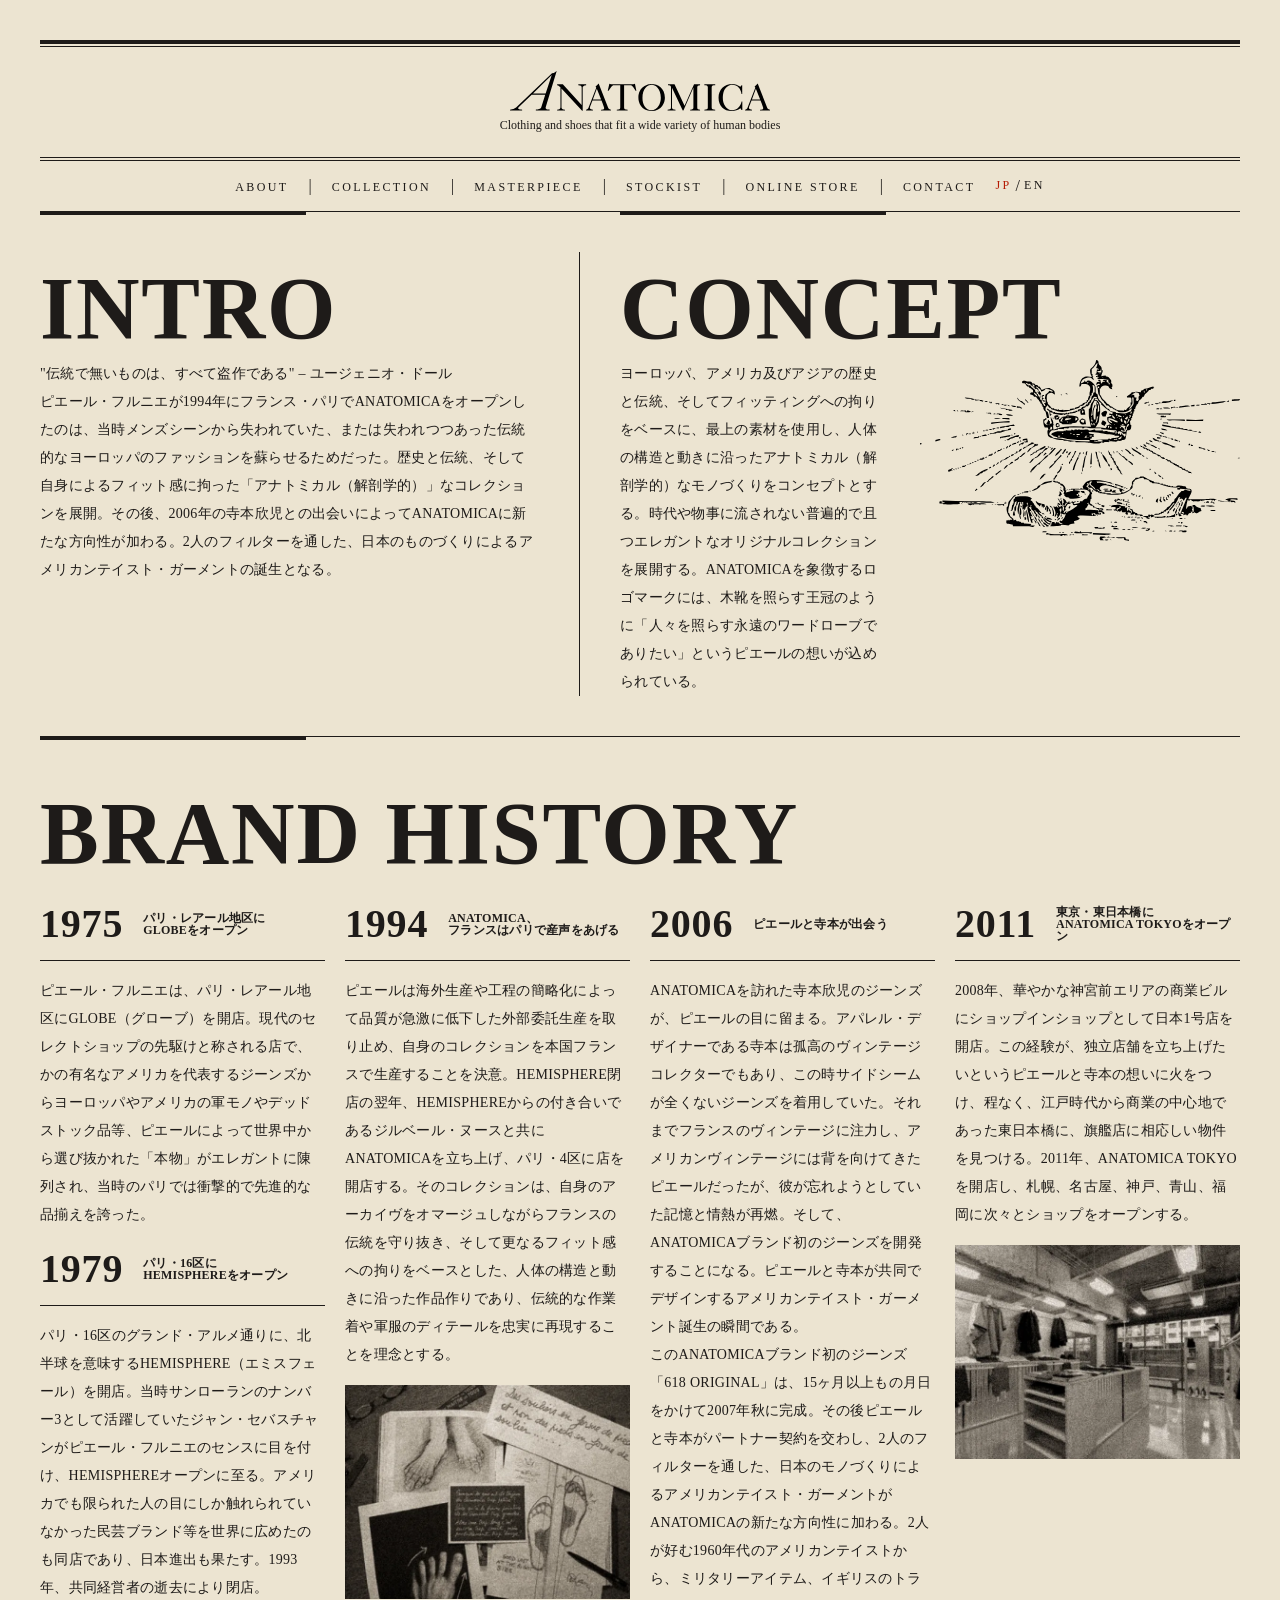
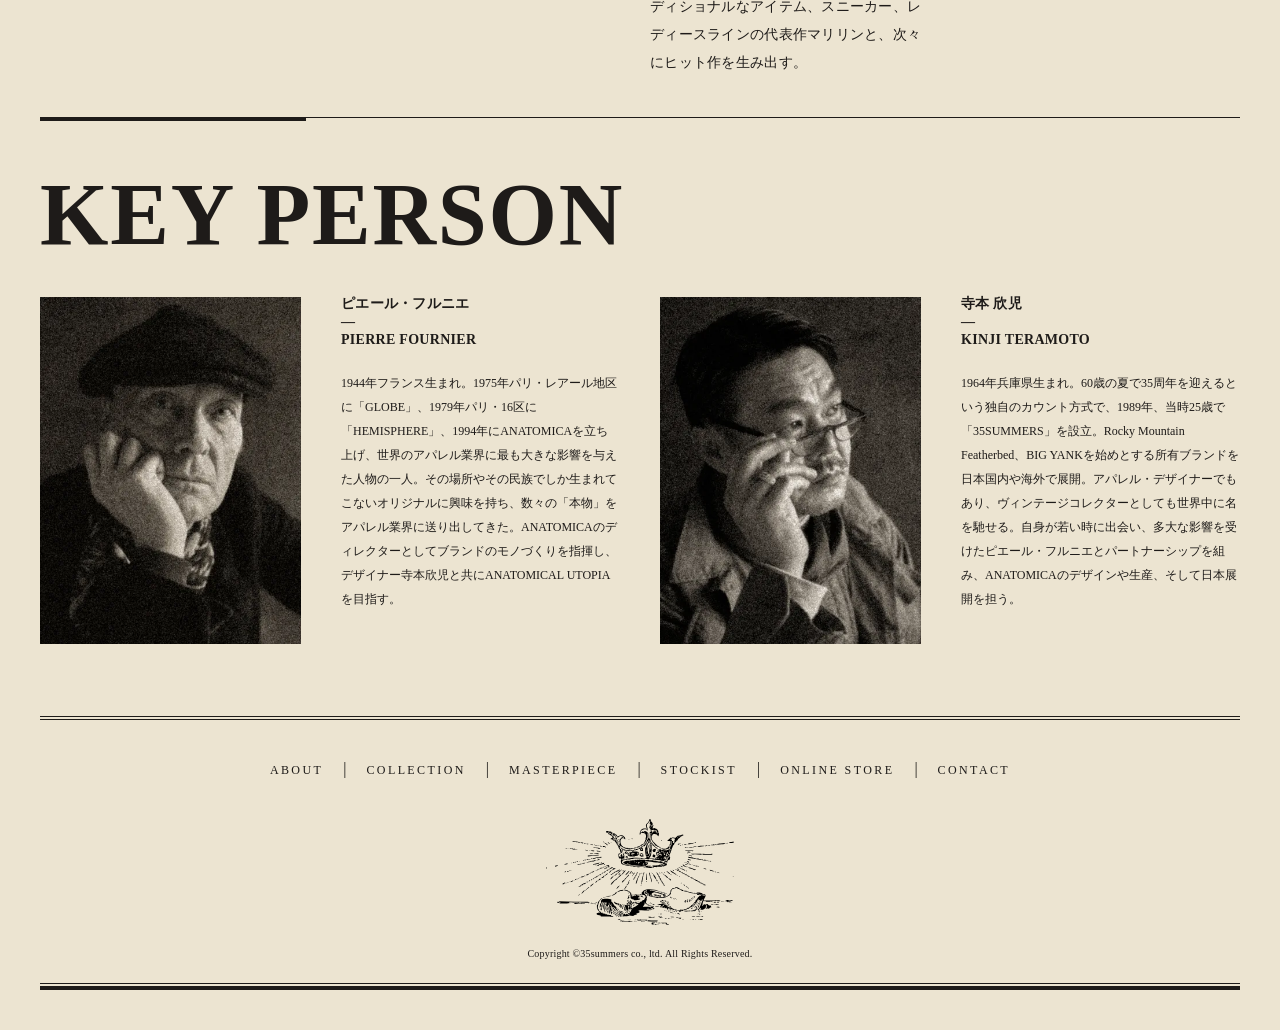
<file: about.html>
<!doctype html>
<html lang="ja">
<head>
    <meta charset="UTF-8">
    <meta name="viewport" content="width=device-width, initial-scale=1.0">
    <meta name="format-detection" content="telephone=no">
    <title>ABOUT 模写</title>
    <meta name="description" content="">
    <link rel="stylesheet" href="css/destyle.css">
    <link rel="stylesheet" href="css/style.css">
</head>
<body class="p-page">

    <header class="l-header">
        <div class="p-header">
            <div class="p-header__body">
                <h1 class="p-header__title">
                    <a class="p-header__title-link" href="index.html">
                        <img class="p-header__title-image" src="img/title.svg" alt="ANATOMICA">
                    </a>
                </h1>
                <span class="p-header__tagline">Clothing and shoes that fit a wide variety of human bodies</span>
            </div>

            <nav class="p-nav p-header__nav" aria-label="グローバルナビゲーション">
                <ul class="p-nav__list">
                    <li class="p-nav__item"><a class="p-nav__link" href="about.html">ABOUT</a></li>
                    <li class="p-nav__item"><a class="p-nav__link" href="#">COLLECTION</a></li>
                    <li class="p-nav__item"><a class="p-nav__link" href="masterpiece.html">MASTERPIECE</a></li>
                    <li class="p-nav__item"><a class="p-nav__link" href="stockist.html">STOCKIST</a></li>
                    <li class="p-nav__item"><a class="p-nav__link" href="#">ONLINE STORE</a></li>
                    <li class="p-nav__item"><a class="p-nav__link" href="#">CONTACT</a></li>
                </ul>
                <div class="p-nav__lang">
                    <button class="p-nav__lang-btn is-active" data-lang="jp">JP</button>
                    <span> / </span>
                    <button class="p-nav__lang-btn" data-lang="en">EN</button>
                </div>
            </nav>
        </div>
    </header>

    <main class="l-main">

        <section class="l-section p-about-lead">
            <div class="l-container p-about-lead__inner">
                <div class="p-about-lead__intro">
                    <h2 class="p-about-lead__title">INTRO</h2>
                    <p class="p-about-lead__text">
                        "伝統で無いものは、すべて盗作である" – ユージェニオ・ドール<br>
                        ピエール・フルニエが1994年にフランス・パリでANATOMICAをオープンしたのは、当時メンズシーンから失われていた、または失われつつあった伝統的なヨーロッパのファッションを蘇らせるためだった。歴史と伝統、そして自身によるフィット感に拘った「アナトミカル（解剖学的）」なコレクションを展開。その後、2006年の寺本欣児との出会いによってANATOMICAに新たな方向性が加わる。2人のフィルターを通した、日本のものづくりによるアメリカンテイスト・ガーメントの誕生となる。
                    </p>
                </div>
                <div class="p-about-lead__concept">
                    <h2 class="p-about-lead__title">CONCEPT</h2>
                    <div class="p-about-lead__body">
                        <p class="p-about-lead__text">ヨーロッパ、アメリカ及びアジアの歴史と伝統、そしてフィッティングへの拘りをベースに、最上の素材を使用し、人体の構造と動きに沿ったアナトミカル（解剖学的）なモノづくりをコンセプトとする。時代や物事に流されない普遍的で且つエレガントなオリジナルコレクションを展開する。ANATOMICAを象徴するロゴマークには、木靴を照らす王冠のように「人々を照らす永遠のワードローブでありたい」というピエールの想いが込められている。</p>
                        <div class="p-about-lead__emblem">
                            <img class="p-about-lead__emblem-image" src="img/logo.svg" alt="">
                        </div>
                    </div>
                </div>
            </div>
        </section>

        <section class="l-section p-brand-history">
            <div class="l-container p-brand-history__inner">
                <h2 class="p-brand-history__title">BRAND HISTORY</h2>
                <div class="p-brand-history__grid">
                    <div class="p-brand-history__col">
                        <div class="p-brand-history__item">
                            <div class="p-brand-history__head">
                                <h3 class="p-brand-history__year">1975</h3>
                                <p class="p-brand-history__subtitle">
                                    パリ・レアール地区に<br>
                                    GLOBEをオープン
                                </p>
                            </div>
                            <p class="p-brand-history__text">
                                ピエール・フルニエは、パリ・レアール地区にGLOBE（グローブ）を開店。現代のセレクトショップの先駆けと称される店で、かの有名なアメリカを代表するジーンズからヨーロッパやアメリカの軍モノやデッドストック品等、ピエールによって世界中から選び抜かれた「本物」がエレガントに陳列され、当時のパリでは衝撃的で先進的な品揃えを誇った。
                            </p>
                        </div>
                        <div class="p-brand-history__item">
                            <div class="p-brand-history__head">
                                <h3 class="p-brand-history__year">1979</h3>
                                <p class="p-brand-history__subtitle">
                                    パリ・16区に<br>
                                    HEMISPHEREをオープン
                                </p>
                            </div>
                            <p class="p-brand-history__text">
                                パリ・16区のグランド・アルメ通りに、北半球を意味するHEMISPHERE（エミスフェール）を開店。当時サンローランのナンバー3として活躍していたジャン・セバスチャンがピエール・フルニエのセンスに目を付け、HEMISPHEREオープンに至る。アメリカでも限られた人の目にしか触れられていなかった民芸ブランド等を世界に広めたのも同店であり、日本進出も果たす。1993年、共同経営者の逝去により閉店。
                            </p>
                        </div>
                    </div>
                    <div class="p-brand-history__col">
                        <div class="p-brand-history__item">
                            <div class="p-brand-history__head">
                                <h3 class="p-brand-history__year">1994</h3>
                                <p class="p-brand-history__subtitle">
                                    ANATOMICA、<br>
                                    フランスはパリで産声をあげる
                                </p>
                            </div>
                            <p class="p-brand-history__text">
                                ピエールは海外生産や工程の簡略化によって品質が急激に低下した外部委託生産を取り止め、自身のコレクションを本国フランスで生産することを決意。HEMISPHERE閉店の翌年、HEMISPHEREからの付き合いであるジルベール・ヌースと共にANATOMICAを立ち上げ、パリ・4区に店を開店する。そのコレクションは、自身のアーカイヴをオマージュしながらフランスの伝統を守り抜き、そして更なるフィット感への拘りをベースとした、人体の構造と動きに沿った作品作りであり、伝統的な作業着や軍服のディテールを忠実に再現することを理念とする。
                            </p>
                        </div>
                        <div class="p-brand-history__image-wrap">
                            <img class="p-brand-history__image" src="img/about/1994.webp" alt="">
                        </div>
                    </div>
                    <div class="p-brand-history__col">
                        <div class="p-brand-history__item">
                            <div class="p-brand-history__head">
                                <h3 class="p-brand-history__year">2006</h3>
                                <p class="p-brand-history__subtitle">
                                    ピエールと寺本が出会う
                                </p>
                            </div>
                            <p class="p-brand-history__text">
                                ANATOMICAを訪れた寺本欣児のジーンズが、ピエールの目に留まる。アパレル・デザイナーである寺本は孤高のヴィンテージコレクターでもあり、この時サイドシームが全くないジーンズを着用していた。それまでフランスのヴィンテージに注力し、アメリカンヴィンテージには背を向けてきたピエールだったが、彼が忘れようとしていた記憶と情熱が再燃。そして、ANATOMICAブランド初のジーンズを開発することになる。ピエールと寺本が共同でデザインするアメリカンテイスト・ガーメント誕生の瞬間である。<br>
                                このANATOMICAブランド初のジーンズ「618 ORIGINAL」は、15ヶ月以上もの月日をかけて2007年秋に完成。その後ピエールと寺本がパートナー契約を交わし、2人のフィルターを通した、日本のモノづくりによるアメリカンテイスト・ガーメントがANATOMICAの新たな方向性に加わる。2人が好む1960年代のアメリカンテイストから、ミリタリーアイテム、イギリスのトラディショナルなアイテム、スニーカー、レディースラインの代表作マリリンと、次々にヒット作を生み出す。
                            </p>
                        </div>
                    </div>
                    <div class="p-brand-history__col">
                        <div class="p-brand-history__item">
                            <div class="p-brand-history__head">
                                <h3 class="p-brand-history__year">2011</h3>
                                <p class="p-brand-history__subtitle">
                                    東京・東日本橋に<br>
                                    ANATOMICA TOKYOをオープン
                                </p>
                            </div>
                            <p class="p-brand-history__text">
                                2008年、華やかな神宮前エリアの商業ビルにショップインショップとして日本1号店を開店。この経験が、独立店舗を立ち上げたいというピエールと寺本の想いに火をつけ、程なく、江戸時代から商業の中心地であった東日本橋に、旗艦店に相応しい物件を見つける。2011年、ANATOMICA TOKYOを開店し、札幌、名古屋、神戸、青山、福岡に次々とショップをオープンする。
                            </p>
                        </div>
                        <div class="p-brand-history__image-wrap">
                            <img class="p-brand-history__image" src="img/about/2011.webp" alt="">
                        </div>
                    </div>
                </div>
            </div>
        </section>

        <section class="l-section p-key-person">
            <div class="l-container p-key-person__inner">
                <h2 class="p-key-person__title">KEY PERSON</h2>
                <div class="p-key-person__grid">
                    <div class="p-key-person__item">
                        <div class="p-key-person__image-wrap">
                            <img class="p-key-person__image" src="img/about/pierre.webp" alt="">
                        </div>
                        <div class="p-key-person__body">
                            <p class="p-key-person__name-ja">ピエール・フルニエ</p>
                            <p class="p-key-person__name-en">PIERRE FOURNIER</p>
                            <p class="p-key-person__text">
                                1944年フランス生まれ。1975年パリ・レアール地区に「GLOBE」、1979年パリ・16区に「HEMISPHERE」、1994年にANATOMICAを立ち上げ、世界のアパレル業界に最も大きな影響を与えた人物の一人。その場所やその民族でしか生まれてこないオリジナルに興味を持ち、数々の「本物」をアパレル業界に送り出してきた。ANATOMICAのディレクターとしてブランドのモノづくりを指揮し、デザイナー寺本欣児と共にANATOMICAL UTOPIAを目指す。
                            </p>
                        </div>
                    </div>
                    <div class="p-key-person__item">
                        <div class="p-key-person__image-wrap">
                            <img class="p-key-person__image" src="img/about/teramoto.webp" alt="">
                        </div>
                        <div class="p-key-person__body">
                            <p class="p-key-person__name-ja">寺本 欣児</p>
                            <p class="p-key-person__name-en">KINJI TERAMOTO</p>
                            <p class="p-key-person__text">
                                1964年兵庫県生まれ。60歳の夏で35周年を迎えるという独自のカウント方式で、1989年、当時25歳で「35SUMMERS」を設立。Rocky Mountain Featherbed、BIG YANKを始めとする所有ブランドを日本国内や海外で展開。アパレル・デザイナーでもあり、ヴィンテージコレクターとしても世界中に名を馳せる。自身が若い時に出会い、多大な影響を受けたピエール・フルニエとパートナーシップを組み、ANATOMICAのデザインや生産、そして日本展開を担う。
                            </p>
                        </div>
                    </div>
                </div>
            </div>
        </section>

    </main>

    <footer class="l-footer p-footer">
        <div class="p-footer__inner">
            <nav class="p-nav p-footer__nav" aria-label="フッターナビゲーション">
                <ul class="p-nav__list">
                    <li class="p-nav__item"><a class="p-nav__link" href="#">ABOUT</a></li>
                    <li class="p-nav__item"><a class="p-nav__link" href="#">COLLECTION</a></li>
                    <li class="p-nav__item"><a class="p-nav__link" href="#">MASTERPIECE</a></li>
                    <li class="p-nav__item"><a class="p-nav__link" href="#">STOCKIST</a></li>
                    <li class="p-nav__item"><a class="p-nav__link" href="#">ONLINE STORE</a></li>
                    <li class="p-nav__item"><a class="p-nav__link" href="#">CONTACT</a></li>
                </ul>
            </nav>

            <img class="p-footer__logo" src="img/logo.svg" alt="ANATOMICA">
            <p class="p-footer__copyright">Copyright &copy;35summers co., ltd. All Rights Reserved.</p>
        </div>
    </footer>

    <script src="https://code.jquery.com/jquery-3.7.1.min.js" integrity="sha256-/JqT3SQfawRcv/BIHPThkBvs0OEvtFFmqPF/lYI/Cxo=" crossorigin="anonymous"></script>
    <script src="js/main.js"></script>
</body>
</html>
</file>
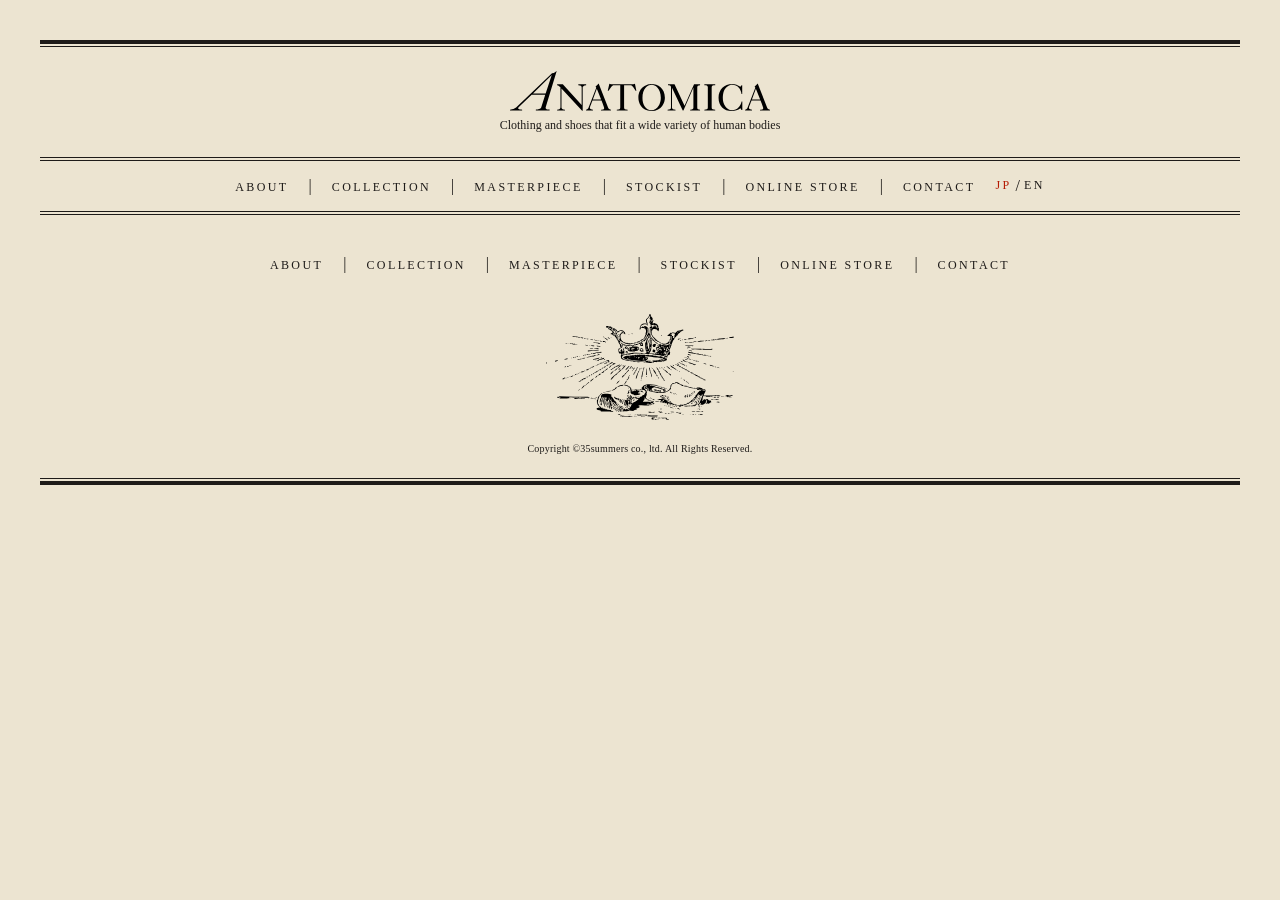
<file: masterpiece.html>
<!doctype html>
<html lang="ja">
<head>
    <meta charset="UTF-8">
    <meta name="viewport" content="width=device-width, initial-scale=1.0">
    <meta name="format-detection" content="telephone=no">
    <title>ANATOMICA 模写</title>
    <meta name="description" content="">
    <link rel="stylesheet" href="css/destyle.css">
    <link rel="stylesheet" href="css/style.css">
</head>
<body class="p-page">

    <header class="l-header">
        <div class="p-header">
            <div class="p-header__body">
                <h1 class="p-header__title">
                    <a class="p-header__title-link" href="index.html">
                        <img class="p-header__title-image" src="img/title.svg" alt="ANATOMICA">
                    </a>
                </h1>
                <span class="p-header__tagline">Clothing and shoes that fit a wide variety of human bodies</span>
            </div>

            <nav class="p-nav p-header__nav" aria-label="グローバルナビゲーション">
                <ul class="p-nav__list">
                    <li class="p-nav__item"><a class="p-nav__link" href="about.html">ABOUT</a></li>
                    <li class="p-nav__item"><a class="p-nav__link" href="#">COLLECTION</a></li>
                    <li class="p-nav__item"><a class="p-nav__link" href="masterpiece.html">MASTERPIECE</a></li>
                    <li class="p-nav__item"><a class="p-nav__link" href="stockist.html">STOCKIST</a></li>
                    <li class="p-nav__item"><a class="p-nav__link" href="#">ONLINE STORE</a></li>
                    <li class="p-nav__item"><a class="p-nav__link" href="#">CONTACT</a></li>
                </ul>
                <div class="p-nav__lang">
                    <button class="p-nav__lang-btn is-active" data-lang="jp">JP</button>
                    <span> / </span>
                    <button class="p-nav__lang-btn" data-lang="en">EN</button>
                </div>
            </nav>
        </div>
    </header>

    <main>
        
    </main>

    <footer class="l-footer p-footer">
        <div class="p-footer__inner">
            <nav class="p-nav p-footer__nav" aria-label="フッターナビゲーション">
                <ul class="p-nav__list">
                    <li class="p-nav__item"><a class="p-nav__link" href="#">ABOUT</a></li>
                    <li class="p-nav__item"><a class="p-nav__link" href="#">COLLECTION</a></li>
                    <li class="p-nav__item"><a class="p-nav__link" href="#">MASTERPIECE</a></li>
                    <li class="p-nav__item"><a class="p-nav__link" href="#">STOCKIST</a></li>
                    <li class="p-nav__item"><a class="p-nav__link" href="#">ONLINE STORE</a></li>
                    <li class="p-nav__item"><a class="p-nav__link" href="#">CONTACT</a></li>
                </ul>
            </nav>

            <img class="p-footer__logo" src="img/logo.svg" alt="ANATOMICA">
            <p class="p-footer__copyright">Copyright &copy;35summers co., ltd. All Rights Reserved.</p>
        </div>
    </footer>

    <script src="https://code.jquery.com/jquery-3.7.1.min.js" integrity="sha256-/JqT3SQfawRcv/BIHPThkBvs0OEvtFFmqPF/lYI/Cxo=" crossorigin="anonymous"></script>
    <script src="js/main.js"></script>
</body>
</html>
</file>
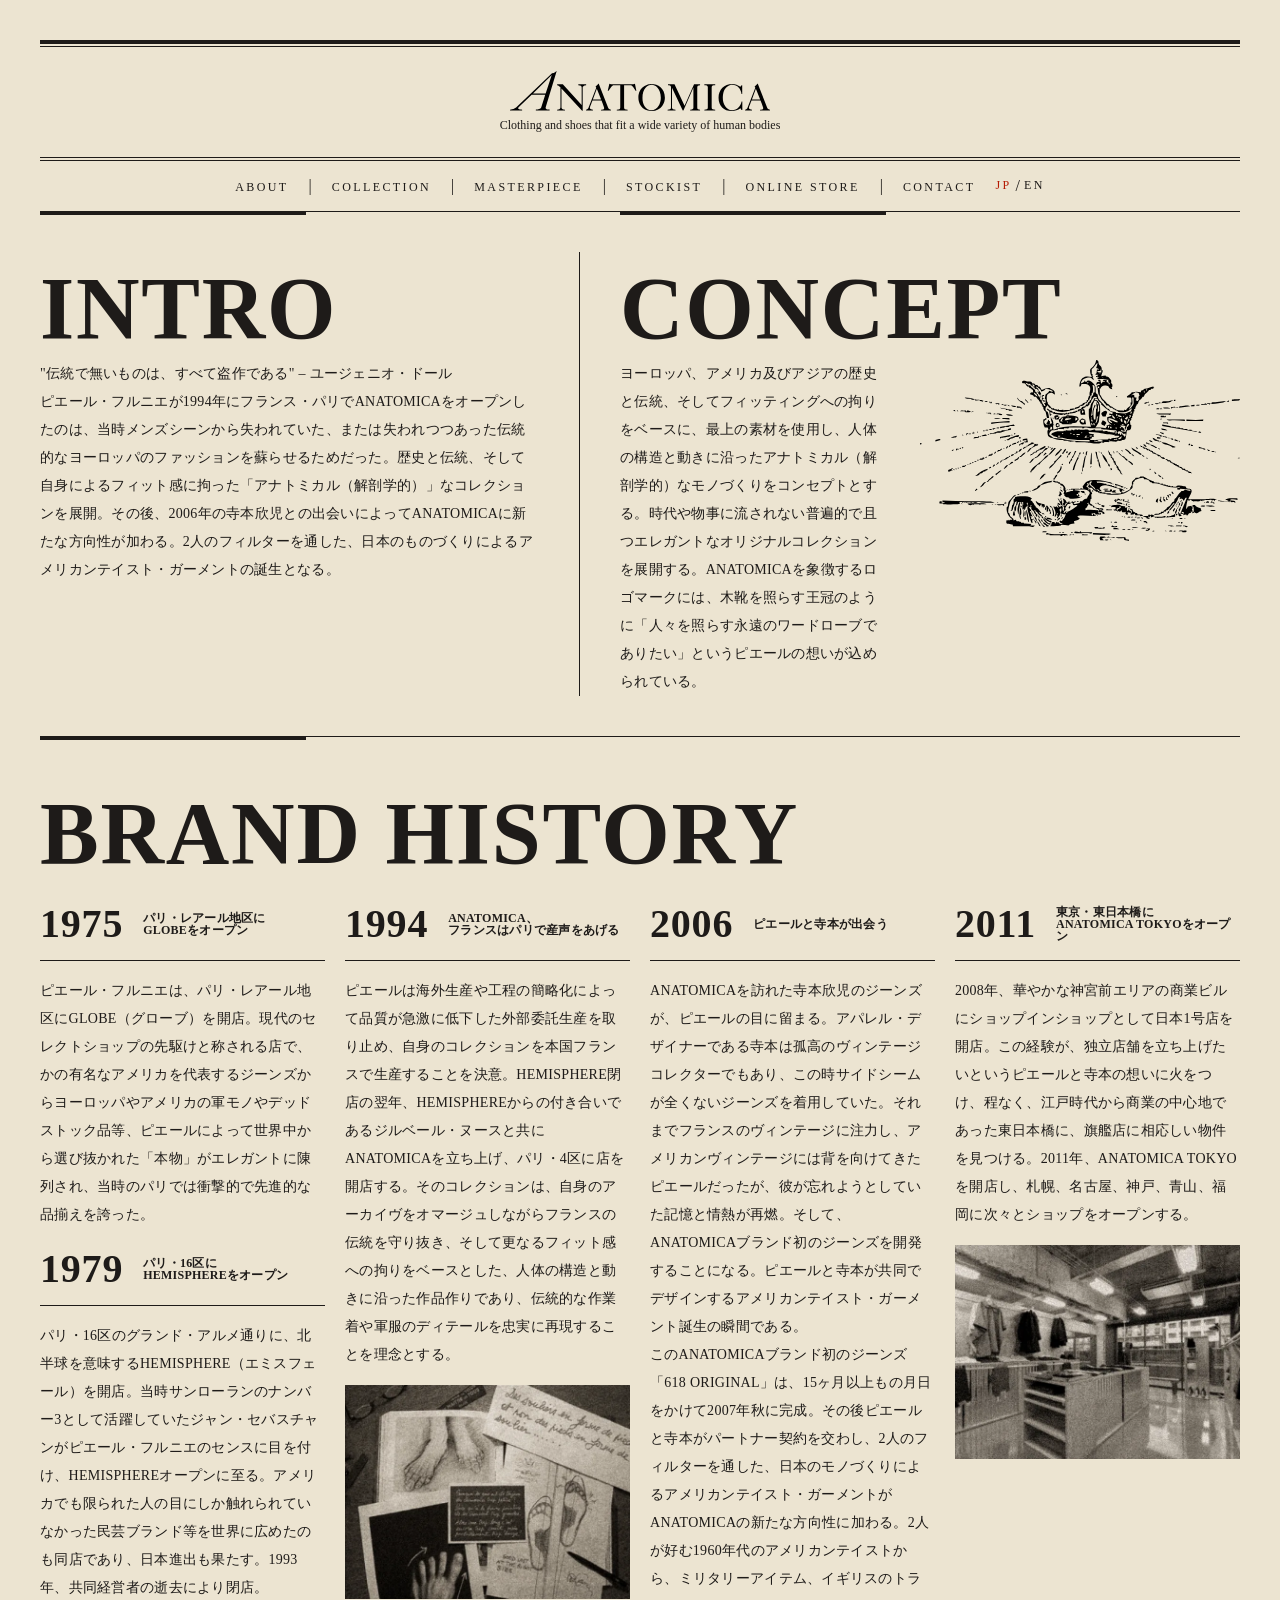
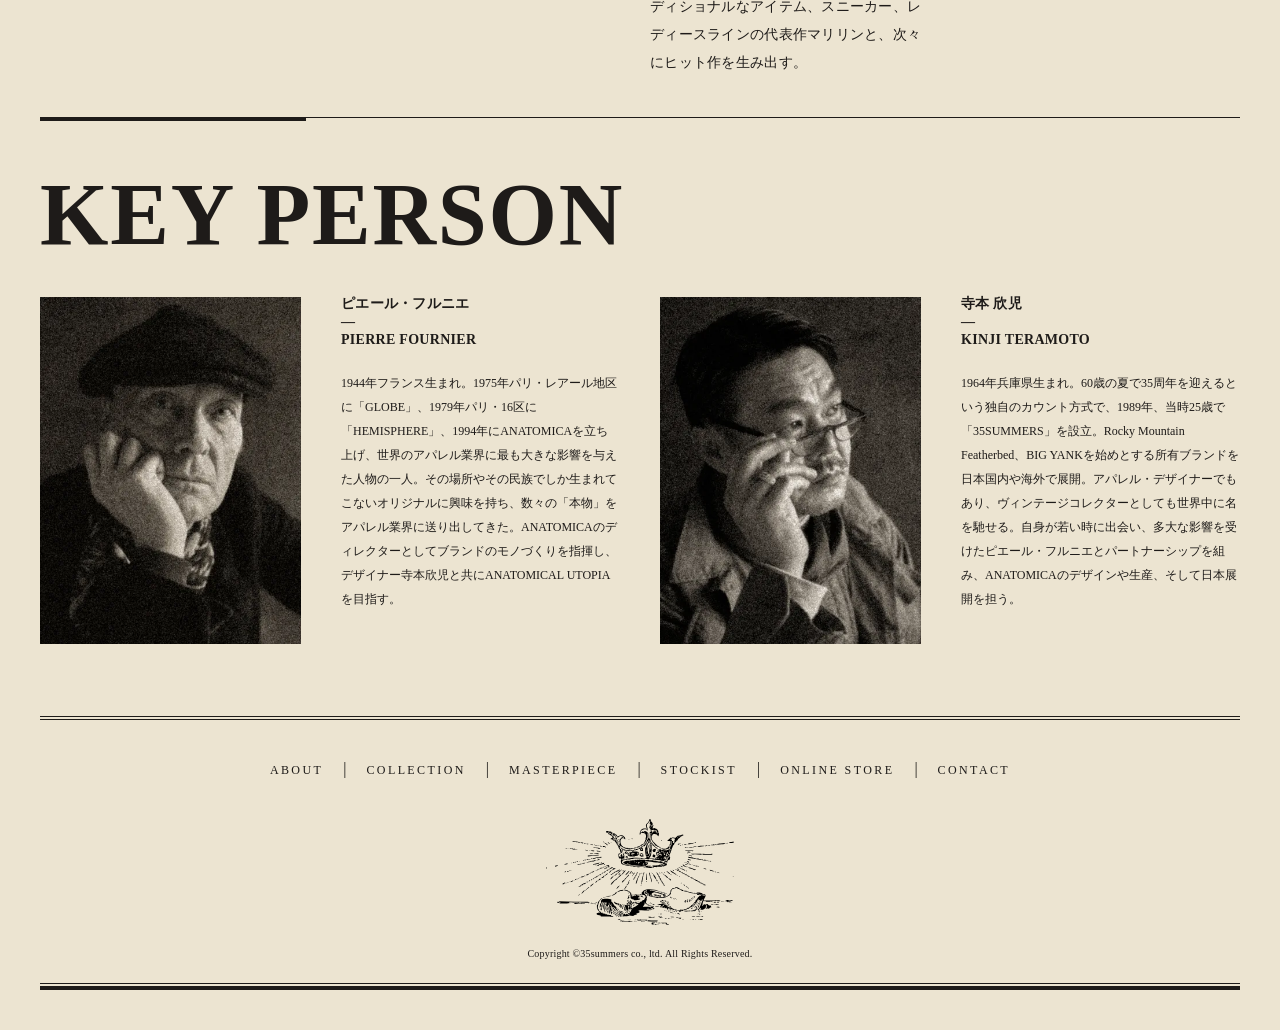
<file: pages/about.html>
<!doctype html>
<html lang="ja">
<head>
    <meta charset="UTF-8">
    <meta name="viewport" content="width=device-width, initial-scale=1.0">
    <meta name="format-detection" content="telephone=no">
    <title>ABOUT 模写</title>
    <meta name="description" content="">
    <link rel="stylesheet" href="../css/destyle.css">
    <link rel="stylesheet" href="../css/style.css">
</head>
<body class="p-page">

    <header class="l-header">
        <div class="p-header">
            <div class="p-header__body">
                <h1 class="p-header__title">
                    <a class="p-header__title-link" href="../index.html">
                        <img class="p-header__title-image" src="../img/title.svg" alt="ANATOMICA">
                    </a>
                </h1>
                <span class="p-header__tagline">Clothing and shoes that fit a wide variety of human bodies</span>
            </div>

            <nav class="p-nav p-header__nav" aria-label="グローバルナビゲーション">
                <ul class="p-nav__list">
                    <li class="p-nav__item"><a class="p-nav__link" href="about.html">ABOUT</a></li>
                    <li class="p-nav__item"><a class="p-nav__link" href="#">COLLECTION</a></li>
                    <li class="p-nav__item"><a class="p-nav__link" href="masterpiece.html">MASTERPIECE</a></li>
                    <li class="p-nav__item"><a class="p-nav__link" href="stockist.html">STOCKIST</a></li>
                    <li class="p-nav__item"><a class="p-nav__link" href="#">ONLINE STORE</a></li>
                    <li class="p-nav__item"><a class="p-nav__link" href="#">CONTACT</a></li>
                </ul>
                <div class="p-nav__lang">
                    <button class="p-nav__lang-btn is-active" data-lang="jp">JP</button>
                    <span> / </span>
                    <button class="p-nav__lang-btn" data-lang="en">EN</button>
                </div>
            </nav>
        </div>
    </header>

    <main class="l-main">

        <section class="l-section p-about-lead">
            <div class="l-container p-about-lead__inner">
                <div class="p-about-lead__intro">
                    <h2 class="p-about-lead__title">INTRO</h2>
                    <p class="p-about-lead__text">
                        "伝統で無いものは、すべて盗作である" – ユージェニオ・ドール<br>
                        ピエール・フルニエが1994年にフランス・パリでANATOMICAをオープンしたのは、当時メンズシーンから失われていた、または失われつつあった伝統的なヨーロッパのファッションを蘇らせるためだった。歴史と伝統、そして自身によるフィット感に拘った「アナトミカル（解剖学的）」なコレクションを展開。その後、2006年の寺本欣児との出会いによってANATOMICAに新たな方向性が加わる。2人のフィルターを通した、日本のものづくりによるアメリカンテイスト・ガーメントの誕生となる。
                    </p>
                </div>
                <div class="p-about-lead__concept">
                    <h2 class="p-about-lead__title">CONCEPT</h2>
                    <div class="p-about-lead__body">
                        <p class="p-about-lead__text">ヨーロッパ、アメリカ及びアジアの歴史と伝統、そしてフィッティングへの拘りをベースに、最上の素材を使用し、人体の構造と動きに沿ったアナトミカル（解剖学的）なモノづくりをコンセプトとする。時代や物事に流されない普遍的で且つエレガントなオリジナルコレクションを展開する。ANATOMICAを象徴するロゴマークには、木靴を照らす王冠のように「人々を照らす永遠のワードローブでありたい」というピエールの想いが込められている。</p>
                        <div class="p-about-lead__emblem">
                            <img class="p-about-lead__emblem-image" src="../img/logo.svg" alt="">
                        </div>
                    </div>
                </div>
            </div>
        </section>

        <section class="l-section p-brand-history">
            <div class="l-container p-brand-history__inner">
                <h2 class="p-brand-history__title">BRAND HISTORY</h2>
                <div class="p-brand-history__grid">
                    <div class="p-brand-history__col">
                        <div class="p-brand-history__item">
                            <div class="p-brand-history__head">
                                <h3 class="p-brand-history__year">1975</h3>
                                <p class="p-brand-history__subtitle">
                                    パリ・レアール地区に<br>
                                    GLOBEをオープン
                                </p>
                            </div>
                            <p class="p-brand-history__text">
                                ピエール・フルニエは、パリ・レアール地区にGLOBE（グローブ）を開店。現代のセレクトショップの先駆けと称される店で、かの有名なアメリカを代表するジーンズからヨーロッパやアメリカの軍モノやデッドストック品等、ピエールによって世界中から選び抜かれた「本物」がエレガントに陳列され、当時のパリでは衝撃的で先進的な品揃えを誇った。
                            </p>
                        </div>
                        <div class="p-brand-history__item">
                            <div class="p-brand-history__head">
                                <h3 class="p-brand-history__year">1979</h3>
                                <p class="p-brand-history__subtitle">
                                    パリ・16区に<br>
                                    HEMISPHEREをオープン
                                </p>
                            </div>
                            <p class="p-brand-history__text">
                                パリ・16区のグランド・アルメ通りに、北半球を意味するHEMISPHERE（エミスフェール）を開店。当時サンローランのナンバー3として活躍していたジャン・セバスチャンがピエール・フルニエのセンスに目を付け、HEMISPHEREオープンに至る。アメリカでも限られた人の目にしか触れられていなかった民芸ブランド等を世界に広めたのも同店であり、日本進出も果たす。1993年、共同経営者の逝去により閉店。
                            </p>
                        </div>
                    </div>
                    <div class="p-brand-history__col">
                        <div class="p-brand-history__item">
                            <div class="p-brand-history__head">
                                <h3 class="p-brand-history__year">1994</h3>
                                <p class="p-brand-history__subtitle">
                                    ANATOMICA、<br>
                                    フランスはパリで産声をあげる
                                </p>
                            </div>
                            <p class="p-brand-history__text">
                                ピエールは海外生産や工程の簡略化によって品質が急激に低下した外部委託生産を取り止め、自身のコレクションを本国フランスで生産することを決意。HEMISPHERE閉店の翌年、HEMISPHEREからの付き合いであるジルベール・ヌースと共にANATOMICAを立ち上げ、パリ・4区に店を開店する。そのコレクションは、自身のアーカイヴをオマージュしながらフランスの伝統を守り抜き、そして更なるフィット感への拘りをベースとした、人体の構造と動きに沿った作品作りであり、伝統的な作業着や軍服のディテールを忠実に再現することを理念とする。
                            </p>
                        </div>
                        <div class="p-brand-history__image-wrap">
                            <img class="p-brand-history__image" src="../img/about/1994.webp" alt="">
                        </div>
                    </div>
                    <div class="p-brand-history__col">
                        <div class="p-brand-history__item">
                            <div class="p-brand-history__head">
                                <h3 class="p-brand-history__year">2006</h3>
                                <p class="p-brand-history__subtitle">
                                    ピエールと寺本が出会う
                                </p>
                            </div>
                            <p class="p-brand-history__text">
                                ANATOMICAを訪れた寺本欣児のジーンズが、ピエールの目に留まる。アパレル・デザイナーである寺本は孤高のヴィンテージコレクターでもあり、この時サイドシームが全くないジーンズを着用していた。それまでフランスのヴィンテージに注力し、アメリカンヴィンテージには背を向けてきたピエールだったが、彼が忘れようとしていた記憶と情熱が再燃。そして、ANATOMICAブランド初のジーンズを開発することになる。ピエールと寺本が共同でデザインするアメリカンテイスト・ガーメント誕生の瞬間である。<br>
                                このANATOMICAブランド初のジーンズ「618 ORIGINAL」は、15ヶ月以上もの月日をかけて2007年秋に完成。その後ピエールと寺本がパートナー契約を交わし、2人のフィルターを通した、日本のモノづくりによるアメリカンテイスト・ガーメントがANATOMICAの新たな方向性に加わる。2人が好む1960年代のアメリカンテイストから、ミリタリーアイテム、イギリスのトラディショナルなアイテム、スニーカー、レディースラインの代表作マリリンと、次々にヒット作を生み出す。
                            </p>
                        </div>
                    </div>
                    <div class="p-brand-history__col">
                        <div class="p-brand-history__item">
                            <div class="p-brand-history__head">
                                <h3 class="p-brand-history__year">2011</h3>
                                <p class="p-brand-history__subtitle">
                                    東京・東日本橋に<br>
                                    ANATOMICA TOKYOをオープン
                                </p>
                            </div>
                            <p class="p-brand-history__text">
                                2008年、華やかな神宮前エリアの商業ビルにショップインショップとして日本1号店を開店。この経験が、独立店舗を立ち上げたいというピエールと寺本の想いに火をつけ、程なく、江戸時代から商業の中心地であった東日本橋に、旗艦店に相応しい物件を見つける。2011年、ANATOMICA TOKYOを開店し、札幌、名古屋、神戸、青山、福岡に次々とショップをオープンする。
                            </p>
                        </div>
                        <div class="p-brand-history__image-wrap">
                            <img class="p-brand-history__image" src="../img/about/2011.webp" alt="">
                        </div>
                    </div>
                </div>
            </div>
        </section>

        <section class="l-section p-key-person">
            <div class="l-container p-key-person__inner">
                <h2 class="p-key-person__title">KEY PERSON</h2>
                <div class="p-key-person__grid">
                    <div class="p-key-person__item">
                        <div class="p-key-person__image-wrap">
                            <img class="p-key-person__image" src="../img/about/pierre.webp" alt="">
                        </div>
                        <div class="p-key-person__body">
                            <p class="p-key-person__name-ja">ピエール・フルニエ</p>
                            <p class="p-key-person__name-en">PIERRE FOURNIER</p>
                            <p class="p-key-person__text">
                                1944年フランス生まれ。1975年パリ・レアール地区に「GLOBE」、1979年パリ・16区に「HEMISPHERE」、1994年にANATOMICAを立ち上げ、世界のアパレル業界に最も大きな影響を与えた人物の一人。その場所やその民族でしか生まれてこないオリジナルに興味を持ち、数々の「本物」をアパレル業界に送り出してきた。ANATOMICAのディレクターとしてブランドのモノづくりを指揮し、デザイナー寺本欣児と共にANATOMICAL UTOPIAを目指す。
                            </p>
                        </div>
                    </div>
                    <div class="p-key-person__item">
                        <div class="p-key-person__image-wrap">
                            <img class="p-key-person__image" src="../img/about/teramoto.webp" alt="">
                        </div>
                        <div class="p-key-person__body">
                            <p class="p-key-person__name-ja">寺本 欣児</p>
                            <p class="p-key-person__name-en">KINJI TERAMOTO</p>
                            <p class="p-key-person__text">
                                1964年兵庫県生まれ。60歳の夏で35周年を迎えるという独自のカウント方式で、1989年、当時25歳で「35SUMMERS」を設立。Rocky Mountain Featherbed、BIG YANKを始めとする所有ブランドを日本国内や海外で展開。アパレル・デザイナーでもあり、ヴィンテージコレクターとしても世界中に名を馳せる。自身が若い時に出会い、多大な影響を受けたピエール・フルニエとパートナーシップを組み、ANATOMICAのデザインや生産、そして日本展開を担う。
                            </p>
                        </div>
                    </div>
                </div>
            </div>
        </section>

    </main>

    <footer class="l-footer p-footer">
        <div class="p-footer__inner">
            <nav class="p-nav p-footer__nav" aria-label="フッターナビゲーション">
                <ul class="p-nav__list">
                    <li class="p-nav__item"><a class="p-nav__link" href="about.html">ABOUT</a></li>
                    <li class="p-nav__item"><a class="p-nav__link" href="#">COLLECTION</a></li>
                    <li class="p-nav__item"><a class="p-nav__link" href="masterpiece.html">MASTERPIECE</a></li>
                    <li class="p-nav__item"><a class="p-nav__link" href="stockist.html">STOCKIST</a></li>
                    <li class="p-nav__item"><a class="p-nav__link" href="#">ONLINE STORE</a></li>
                    <li class="p-nav__item"><a class="p-nav__link" href="#">CONTACT</a></li>
                </ul>
            </nav>

            <img class="p-footer__logo" src="../img/logo.svg" alt="ANATOMICA">
            <p class="p-footer__copyright">Copyright &copy;35summers co., ltd. All Rights Reserved.</p>
        </div>
    </footer>

    <script src="https://code.jquery.com/jquery-3.7.1.min.js" integrity="sha256-/JqT3SQfawRcv/BIHPThkBvs0OEvtFFmqPF/lYI/Cxo=" crossorigin="anonymous"></script>
    <script src="../js/main.js"></script>
</body>
</html>
</file>
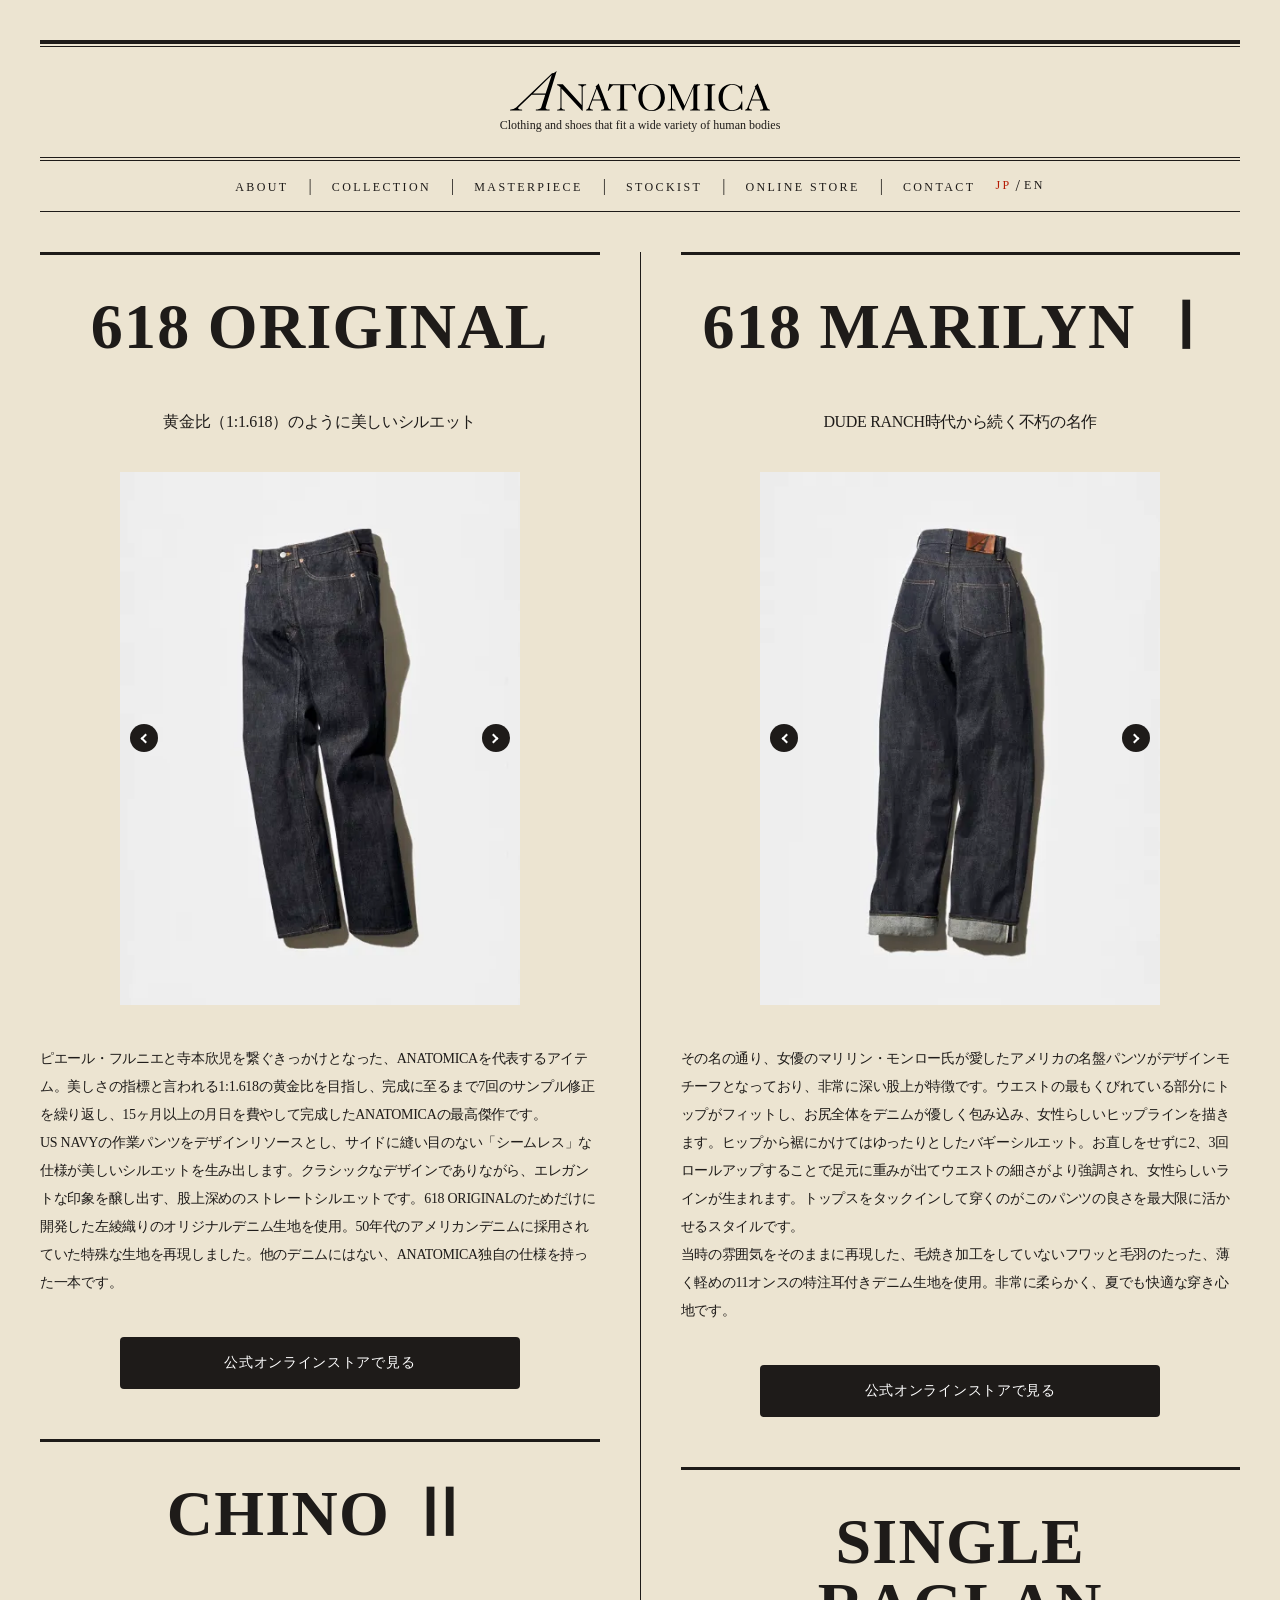
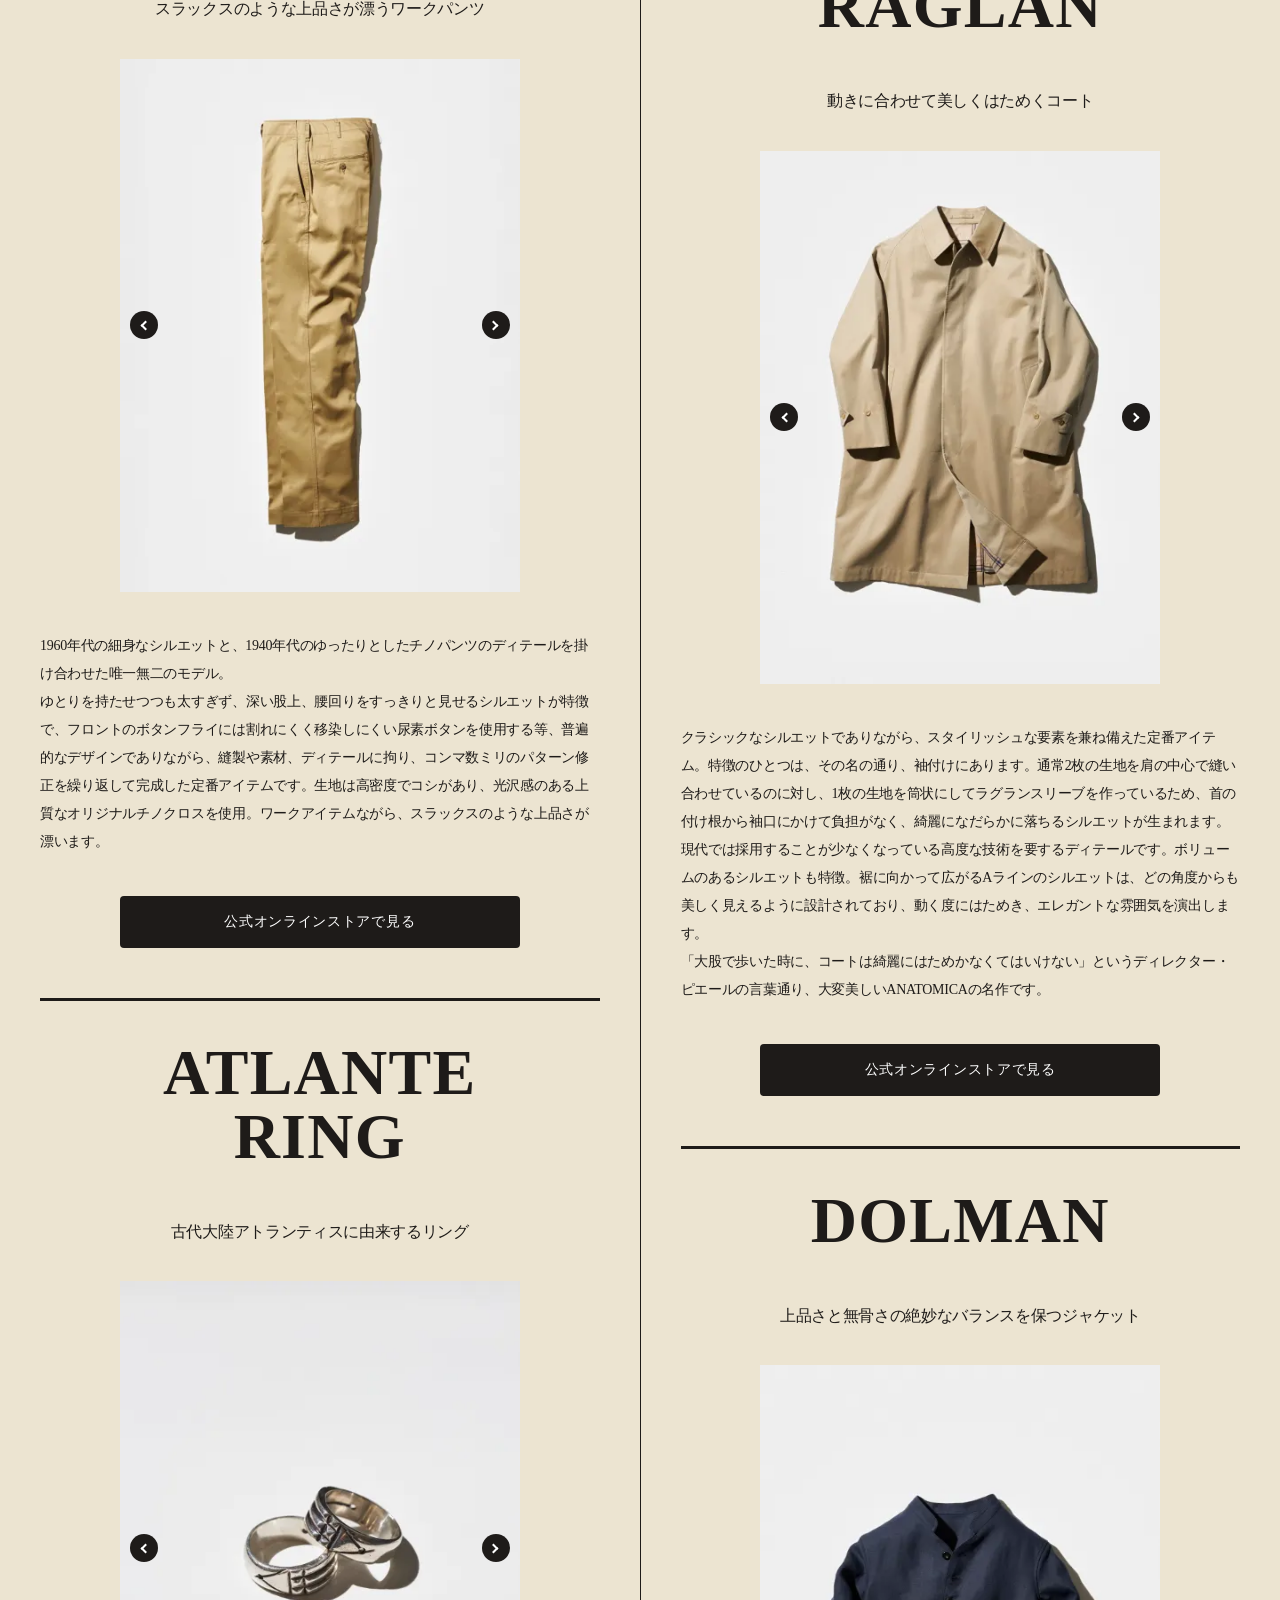
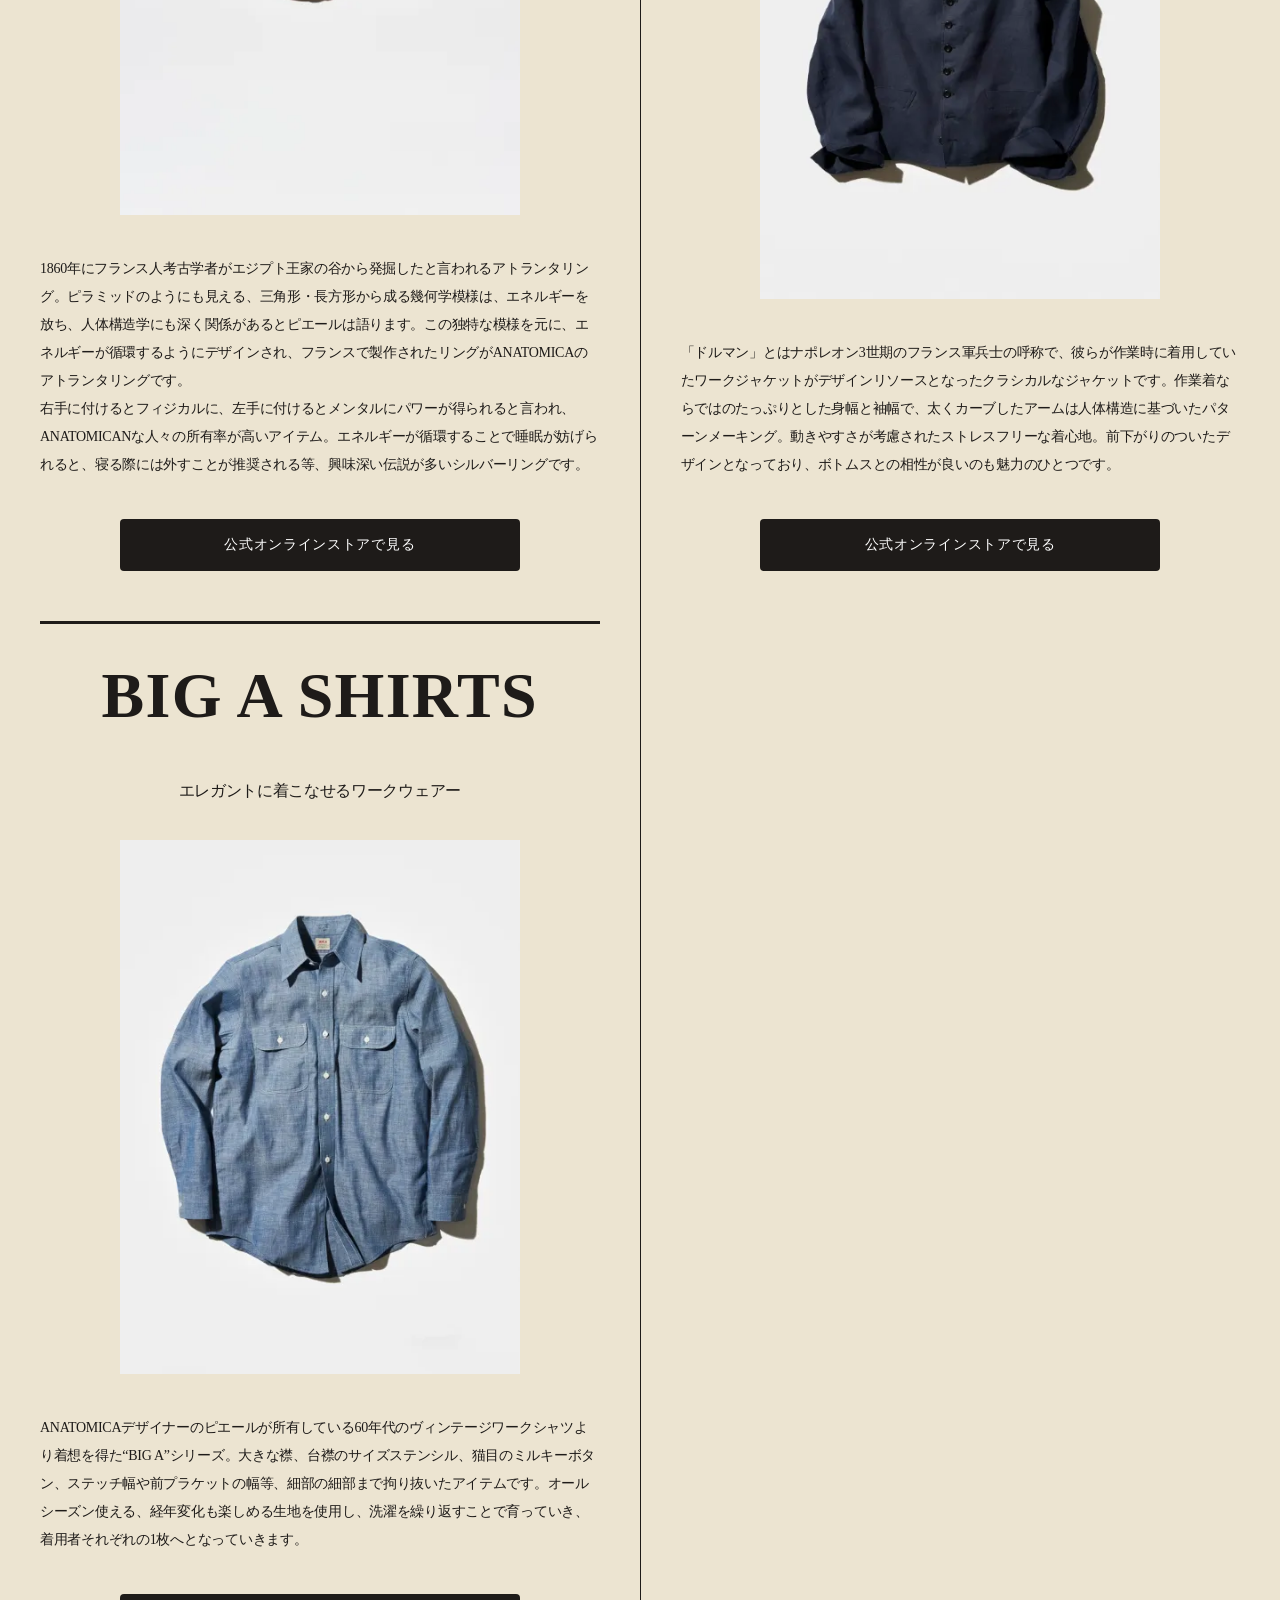
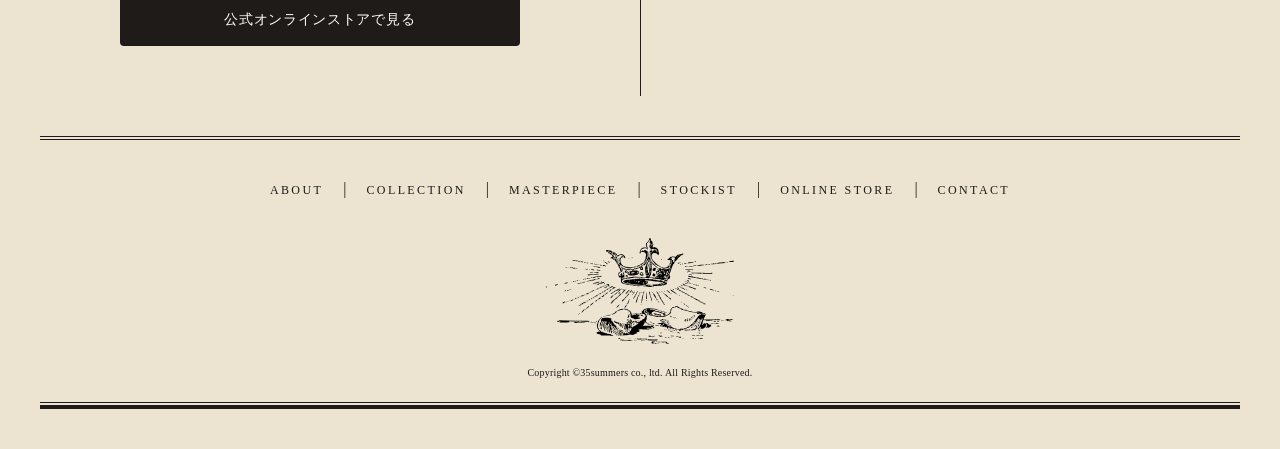
<file: pages/masterpiece.html>
<!doctype html>
<html lang="ja">
<head>
    <meta charset="UTF-8">
    <meta name="viewport" content="width=device-width, initial-scale=1.0">
    <meta name="format-detection" content="telephone=no">
    <title>ANATOMICA 模写</title>
    <meta name="description" content="">
    <link rel="stylesheet" href="../css/destyle.css">
    <link rel="stylesheet" href="../css/style.css">
</head>
<body class="p-page">

    <header class="l-header">
        <div class="p-header">
            <div class="p-header__body">
                <h1 class="p-header__title">
                    <a class="p-header__title-link" href="../index.html">
                        <img class="p-header__title-image" src="../img/title.svg" alt="ANATOMICA">
                    </a>
                </h1>
                <span class="p-header__tagline">Clothing and shoes that fit a wide variety of human bodies</span>
            </div>

            <nav class="p-nav p-header__nav" aria-label="グローバルナビゲーション">
                <ul class="p-nav__list">
                    <li class="p-nav__item"><a class="p-nav__link" href="about.html">ABOUT</a></li>
                    <li class="p-nav__item"><a class="p-nav__link" href="#">COLLECTION</a></li>
                    <li class="p-nav__item"><a class="p-nav__link" href="masterpiece.html">MASTERPIECE</a></li>
                    <li class="p-nav__item"><a class="p-nav__link" href="stockist.html">STOCKIST</a></li>
                    <li class="p-nav__item"><a class="p-nav__link" href="#">ONLINE STORE</a></li>
                    <li class="p-nav__item"><a class="p-nav__link" href="#">CONTACT</a></li>
                </ul>
                <div class="p-nav__lang">
                    <button class="p-nav__lang-btn is-active" data-lang="jp">JP</button>
                    <span> / </span>
                    <button class="p-nav__lang-btn" data-lang="en">EN</button>
                </div>
            </nav>
        </div>
    </header>

    <main class="l-main">
        <section class="l-section p-mp">
            <div class="l-container p-mp__inner">
                <div class="p-mp__grid">
                    <div class="p-mp__col">

                        <article class="p-mp__item">
                            <h2 class="p-mp__title">618 ORIGINAL</h2>
                            <p class="p-mp__subtitle">黄金比（1:1.618）のように美しいシルエット</p>
                            <div class="p-mp__slider">
                                <ul class="p-mp__slides">
                                    <li class="p-mp__slide">
                                        <img src="../img/mp_page/618origin_1.png" alt="" class="p-mp__image">
                                    </li>
                                    <li class="p-mp__slide">
                                        <img src="../img/mp_page/618origin_2.png" alt="" class="p-mp__image">
                                    </li>
                                    <li class="p-mp__slide">
                                        <img src="../img/mp_page/618origin_3.png" alt="" class="p-mp__image">
                                    </li>
                                    <li class="p-mp__slide">
                                        <img src="../img/mp_page/618origin_4.png" alt="" class="p-mp__image">
                                    </li>
                                    <li class="p-mp__slide">
                                        <img src="../img/mp_page/618origin_5.png" alt="" class="p-mp__image">
                                    </li>
                                </ul>
                                <button class="p-mp__btn p-mp__btn--prev" aria-label="前の画像"></button>
                                <button class="p-mp__btn p-mp__btn--next" aria-label="次の画像"></button>
                            </div>
                            <p class="p-mp__text">
                                ピエール・フルニエと寺本欣児を繋ぐきっかけとなった、ANATOMICAを代表するアイテム。美しさの指標と言われる1:1.618の黄金比を目指し、完成に至るまで7回のサンプル修正を繰り返し、15ヶ月以上の月日を費やして完成したANATOMICAの最高傑作です。<br>
                                US NAVYの作業パンツをデザインリソースとし、サイドに縫い目のない「シームレス」な仕様が美しいシルエットを生み出します。クラシックなデザインでありながら、エレガントな印象を醸し出す、股上深めのストレートシルエットです。618 ORIGINALのためだけに開発した左綾織りのオリジナルデニム生地を使用。50年代のアメリカンデニムに採用されていた特殊な生地を再現しました。他のデニムにはない、ANATOMICA独自の仕様を持った一本です。
                            </p>
                            <a href="#" class="p-mp__store-btn">公式オンラインストアで見る</a>
                        </article>

                        <article class="p-mp__item">
                            <h2 class="p-mp__title">CHINO Ⅱ</h2>
                            <p class="p-mp__subtitle">スラックスのような上品さが漂うワークパンツ</p>
                            <div class="p-mp__slider">
                                <ul class="p-mp__slides">
                                    <li class="p-mp__slide">
                                        <img src="../img/mp_page/chino_1.png" alt="" class="p-mp__image">
                                    </li>
                                    <li class="p-mp__slide">
                                        <img src="../img/mp_page/chino_2.png" alt="" class="p-mp__image">
                                    </li>
                                </ul>
                                <button class="p-mp__btn p-mp__btn--prev" aria-label="前の画像"></button>
                                <button class="p-mp__btn p-mp__btn--next" aria-label="次の画像"></button>
                            </div>
                            <p class="p-mp__text">
                                1960年代の細身なシルエットと、1940年代のゆったりとしたチノパンツのディテールを掛け合わせた唯一無二のモデル。<br>
                                ゆとりを持たせつつも太すぎず、深い股上、腰回りをすっきりと見せるシルエットが特徴で、フロントのボタンフライには割れにくく移染しにくい尿素ボタンを使用する等、普遍的なデザインでありながら、縫製や素材、ディテールに拘り、コンマ数ミリのパターン修正を繰り返して完成した定番アイテムです。生地は高密度でコシがあり、光沢感のある上質なオリジナルチノクロスを使用。ワークアイテムながら、スラックスのような上品さが漂います。
                            </p>
                            <a href="#" class="p-mp__store-btn">公式オンラインストアで見る</a>
                        </article>

                        <article class="p-mp__item">
                            <h2 class="p-mp__title">ATLANTE<br>RING</h2>
                            <p class="p-mp__subtitle">古代大陸アトランティスに由来するリング</p>
                            <div class="p-mp__slider">
                                <ul class="p-mp__slides">
                                    <li class="p-mp__slide">
                                        <img src="../img/mp_page/ring_1.png" alt="" class="p-mp__image">
                                    </li>
                                    <li class="p-mp__slide">
                                        <img src="../img/mp_page/ring_2.png" alt="" class="p-mp__image">
                                    </li>
                                    <li class="p-mp__slide">
                                        <img src="../img/mp_page/ring_3.png" alt="" class="p-mp__image">
                                    </li>
                                </ul>
                                <button class="p-mp__btn p-mp__btn--prev" aria-label="前の画像"></button>
                                <button class="p-mp__btn p-mp__btn--next" aria-label="次の画像"></button>
                            </div>
                            <p class="p-mp__text">
                                1860年にフランス人考古学者がエジプト王家の谷から発掘したと言われるアトランタリング。ピラミッドのようにも見える、三角形・長方形から成る幾何学模様は、エネルギーを放ち、人体構造学にも深く関係があるとピエールは語ります。この独特な模様を元に、エネルギーが循環するようにデザインされ、フランスで製作されたリングがANATOMICAのアトランタリングです。<br>
                                右手に付けるとフィジカルに、左手に付けるとメンタルにパワーが得られると言われ、ANATOMICANな人々の所有率が高いアイテム。エネルギーが循環することで睡眠が妨げられると、寝る際には外すことが推奨される等、興味深い伝説が多いシルバーリングです。
                            </p>
                            <a href="#" class="p-mp__store-btn">公式オンラインストアで見る</a>
                        </article>

                        <article class="p-mp__item">
                            <h2 class="p-mp__title">BIG A SHIRTS</h2>
                            <p class="p-mp__subtitle">エレガントに着こなせるワークウェアー</p>
                            <div class="p-mp__slider">
                                <ul class="p-mp__slides">
                                    <li class="p-mp__slide">
                                        <img src="../img/mp_page/shirts_1.png" alt="" class="p-mp__image">
                                    </li>
                                </ul>
                                <button class="p-mp__btn p-mp__btn--prev" aria-label="前の画像"></button>
                                <button class="p-mp__btn p-mp__btn--next" aria-label="次の画像"></button>
                            </div>
                            <p class="p-mp__text">
                                ANATOMICAデザイナーのピエールが所有している60年代のヴィンテージワークシャツより着想を得た“BIG A”シリーズ。大きな襟、台襟のサイズステンシル、猫目のミルキーボタン、ステッチ幅や前プラケットの幅等、細部の細部まで拘り抜いたアイテムです。オールシーズン使える、経年変化も楽しめる生地を使用し、洗濯を繰り返すことで育っていき、着用者それぞれの1枚へとなっていきます。
                            </p>
                            <a href="#" class="p-mp__store-btn">公式オンラインストアで見る</a>
                        </article>

                    </div>

                    <div class="p-mp__col">

                        <article class="p-mp__item">
                            <h2 class="p-mp__title">618 MARILYN Ⅰ</h2>
                            <p class="p-mp__subtitle">DUDE RANCH時代から続く不朽の名作</p>
                            <div class="p-mp__slider">
                                <ul class="p-mp__slides">
                                    <li class="p-mp__slide">
                                        <img src="../img/mp_page/618marilyn_1.png" alt="" class="p-mp__image">
                                    </li>
                                    <li class="p-mp__slide">
                                        <img src="../img/mp_page/618marilyn_2.png" alt="" class="p-mp__image">
                                    </li>
                                </ul>
                                <button class="p-mp__btn p-mp__btn--prev" aria-label="前の画像"></button>
                                <button class="p-mp__btn p-mp__btn--next" aria-label="次の画像"></button>
                            </div>
                            <p class="p-mp__text">
                                その名の通り、女優のマリリン・モンロー氏が愛したアメリカの名盤パンツがデザインモチーフとなっており、非常に深い股上が特徴です。ウエストの最もくびれている部分にトップがフィットし、お尻全体をデニムが優しく包み込み、女性らしいヒップラインを描きます。ヒップから裾にかけてはゆったりとしたバギーシルエット。お直しをせずに2、3回ロールアップすることで足元に重みが出てウエストの細さがより強調され、女性らしいラインが生まれます。トップスをタックインして穿くのがこのパンツの良さを最大限に活かせるスタイルです。<br>
                                当時の雰囲気をそのままに再現した、毛焼き加工をしていないフワッと毛羽のたった、薄く軽めの11オンスの特注耳付きデニム生地を使用。非常に柔らかく、夏でも快適な穿き心地です。
                            </p>
                            <a href="#" class="p-mp__store-btn">公式オンラインストアで見る</a>
                        </article>

                        <article class="p-mp__item">
                            <h2 class="p-mp__title">SINGLE<br>RAGLAN</h2>
                            <p class="p-mp__subtitle">動きに合わせて美しくはためくコート</p>
                            <div class="p-mp__slider">
                                <ul class="p-mp__slides">
                                    <li class="p-mp__slide">
                                        <img src="../img/mp_page/ragran_1.png" alt="" class="p-mp__image">
                                    </li>
                                    <li class="p-mp__slide">
                                        <img src="../img/mp_page/ragran_2.png" alt="" class="p-mp__image">
                                    </li>
                                </ul>
                                <button class="p-mp__btn p-mp__btn--prev" aria-label="前の画像"></button>
                                <button class="p-mp__btn p-mp__btn--next" aria-label="次の画像"></button>
                            </div>
                            <p class="p-mp__text">
                                クラシックなシルエットでありながら、スタイリッシュな要素を兼ね備えた定番アイテム。特徴のひとつは、その名の通り、袖付けにあります。通常2枚の生地を肩の中心で縫い合わせているのに対し、1枚の生地を筒状にしてラグランスリーブを作っているため、首の付け根から袖口にかけて負担がなく、綺麗になだらかに落ちるシルエットが生まれます。現代では採用することが少なくなっている高度な技術を要するディテールです。ボリュームのあるシルエットも特徴。裾に向かって広がるAラインのシルエットは、どの角度からも美しく見えるように設計されており、動く度にはためき、エレガントな雰囲気を演出します。<br>
                                「大股で歩いた時に、コートは綺麗にはためかなくてはいけない」というディレクター・ピエールの言葉通り、大変美しいANATOMICAの名作です。
                            </p>
                            <a href="#" class="p-mp__store-btn">公式オンラインストアで見る</a>
                        </article>

                        <article class="p-mp__item">
                            <h2 class="p-mp__title">DOLMAN</h2>
                            <p class="p-mp__subtitle">上品さと無骨さの絶妙なバランスを保つジャケット</p>
                            <div class="p-mp__slider">
                                <ul class="p-mp__slides">
                                    <li class="p-mp__slide">
                                        <img src="../img/mp_page/dolman.png" alt="" class="p-mp__image">
                                    </li>
                                </ul>
                                <button class="p-mp__btn p-mp__btn--prev" aria-label="前の画像"></button>
                                <button class="p-mp__btn p-mp__btn--next" aria-label="次の画像"></button>
                            </div>
                            <p class="p-mp__text">
                                「ドルマン」とはナポレオン3世期のフランス軍兵士の呼称で、彼らが作業時に着用していたワークジャケットがデザインリソースとなったクラシカルなジャケットです。作業着ならではのたっぷりとした身幅と袖幅で、太くカーブしたアームは人体構造に基づいたパターンメーキング。動きやすさが考慮されたストレスフリーな着心地。前下がりのついたデザインとなっており、ボトムスとの相性が良いのも魅力のひとつです。
                            </p>
                            <a href="#" class="p-mp__store-btn">公式オンラインストアで見る</a>
                        </article>

                    </div>
                </div>
            </div>
        </section>
    </main>

    <footer class="l-footer p-footer">
        <div class="p-footer__inner">
            <nav class="p-nav p-footer__nav" aria-label="フッターナビゲーション">
                <ul class="p-nav__list">
                    <li class="p-nav__item"><a class="p-nav__link" href="about.html">ABOUT</a></li>
                    <li class="p-nav__item"><a class="p-nav__link" href="#">COLLECTION</a></li>
                    <li class="p-nav__item"><a class="p-nav__link" href="masterpiece.html">MASTERPIECE</a></li>
                    <li class="p-nav__item"><a class="p-nav__link" href="stockist.html">STOCKIST</a></li>
                    <li class="p-nav__item"><a class="p-nav__link" href="#">ONLINE STORE</a></li>
                    <li class="p-nav__item"><a class="p-nav__link" href="#">CONTACT</a></li>
                </ul>
            </nav>

            <img class="p-footer__logo" src="../img/logo.svg" alt="ANATOMICA">
            <p class="p-footer__copyright">Copyright &copy;35summers co., ltd. All Rights Reserved.</p>
        </div>
    </footer>

    <script src="https://code.jquery.com/jquery-3.7.1.min.js" integrity="sha256-/JqT3SQfawRcv/BIHPThkBvs0OEvtFFmqPF/lYI/Cxo=" crossorigin="anonymous"></script>
    <script src="../js/main.js"></script>
</body>
</html>
</file>
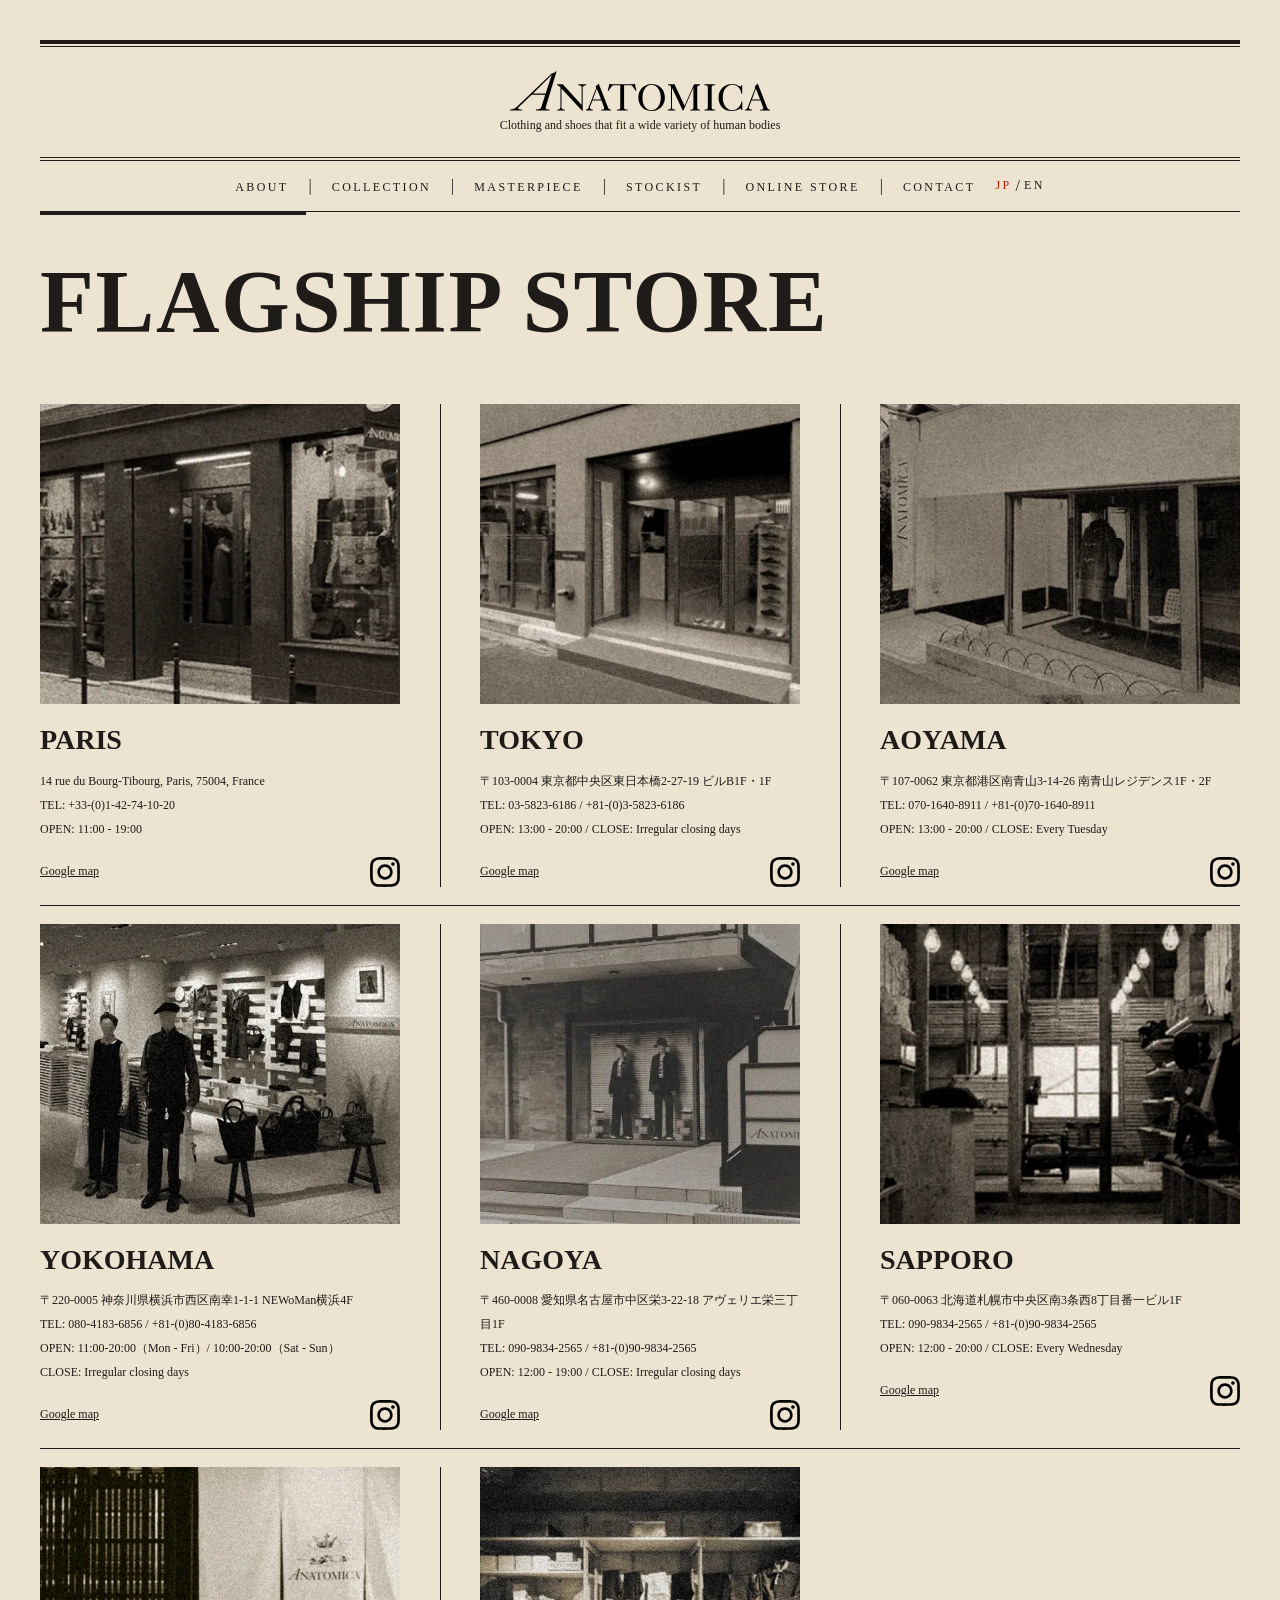
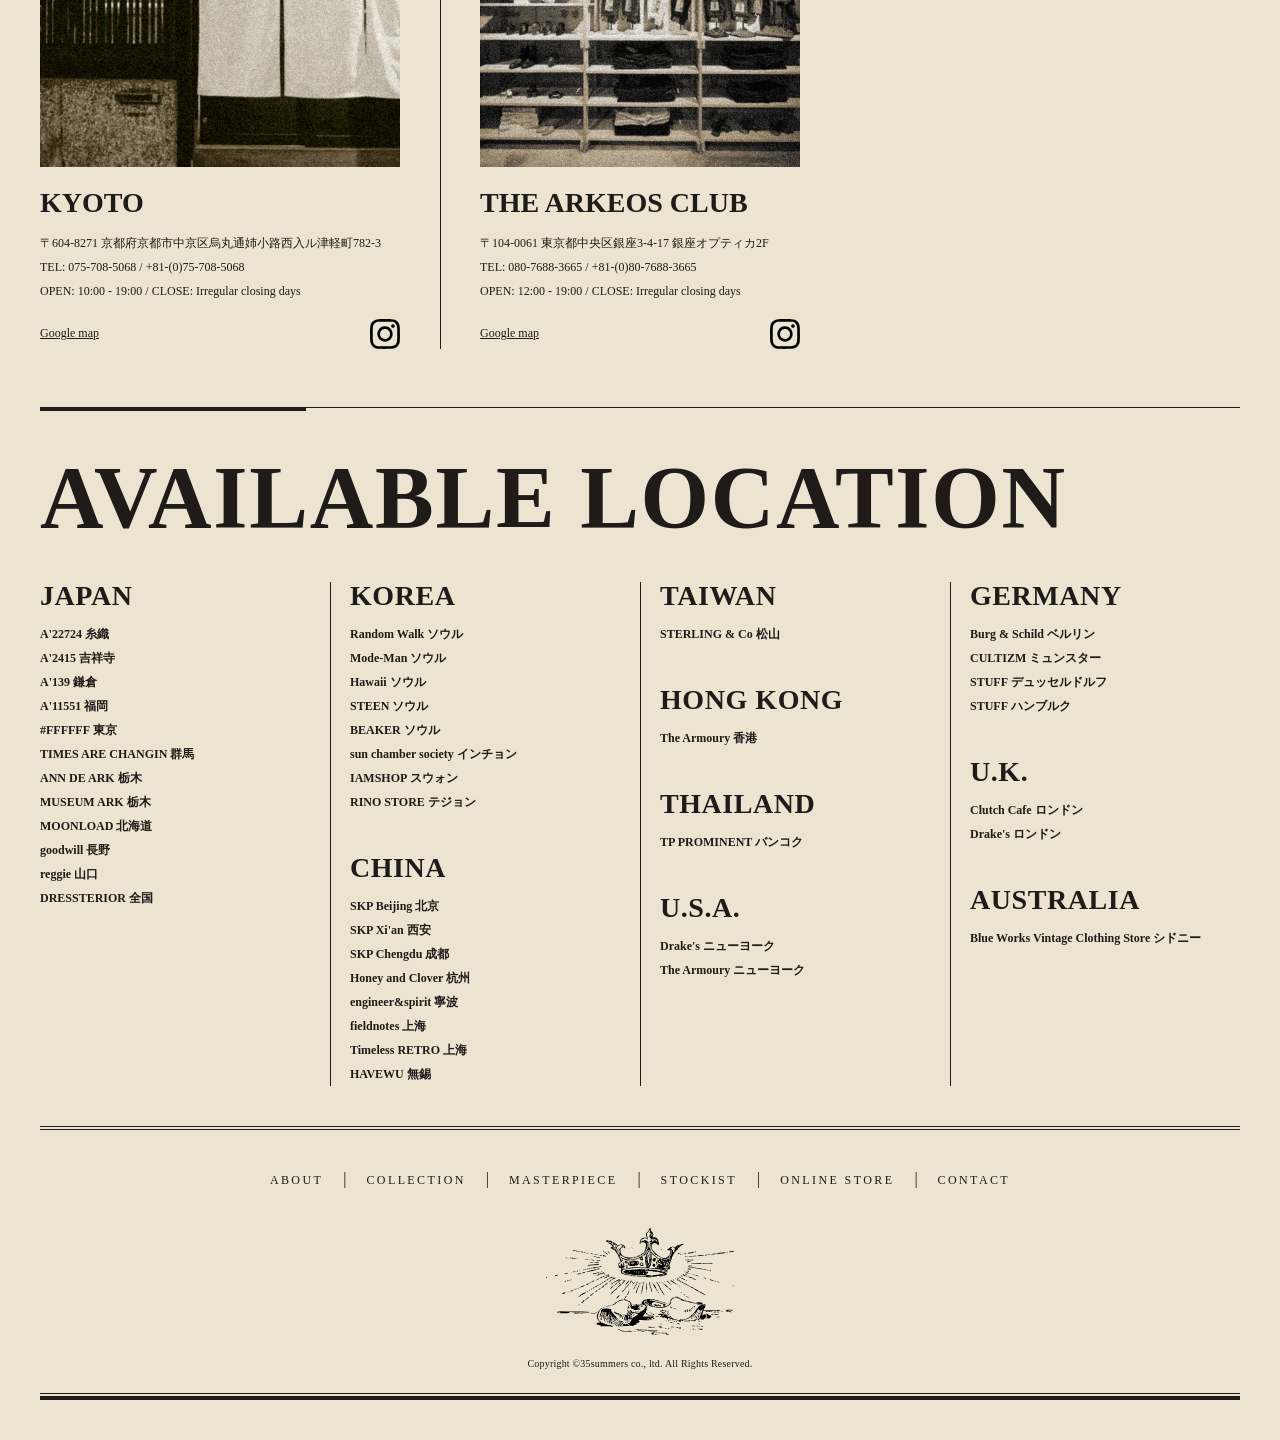
<file: pages/stockist.html>
<!doctype html>
<html lang="ja">
<head>
    <meta charset="UTF-8">
    <meta name="viewport" content="width=device-width, initial-scale=1.0">
    <meta name="format-detection" content="telephone=no">
    <title>ANATOMICA 模写</title>
    <meta name="description" content="">
    <link rel="stylesheet" href="../css/destyle.css">
    <link rel="stylesheet" href="../css/style.css">
</head>
<body class="p-page">

    <header class="l-header">
        <div class="p-header">
            <div class="p-header__body">
                <h1 class="p-header__title">
                    <a class="p-header__title-link" href="../index.html">
                        <img class="p-header__title-image" src="../img/title.svg" alt="ANATOMICA">
                    </a>
                </h1>
                <span class="p-header__tagline">Clothing and shoes that fit a wide variety of human bodies</span>
            </div>

            <nav class="p-nav p-header__nav" aria-label="グローバルナビゲーション">
                <ul class="p-nav__list">
                    <li class="p-nav__item"><a class="p-nav__link" href="about.html">ABOUT</a></li>
                    <li class="p-nav__item"><a class="p-nav__link" href="#">COLLECTION</a></li>
                    <li class="p-nav__item"><a class="p-nav__link" href="masterpiece.html">MASTERPIECE</a></li>
                    <li class="p-nav__item"><a class="p-nav__link" href="stockist.html">STOCKIST</a></li>
                    <li class="p-nav__item"><a class="p-nav__link" href="#">ONLINE STORE</a></li>
                    <li class="p-nav__item"><a class="p-nav__link" href="#">CONTACT</a></li>
                </ul>
                <div class="p-nav__lang">
                    <button class="p-nav__lang-btn is-active" data-lang="jp">JP</button>
                    <span> / </span>
                    <button class="p-nav__lang-btn" data-lang="en">EN</button>
                </div>
            </nav>
        </div>
    </header>

    <main class="l-main">

        <section class="l-section p-flagship">
            <div class="l-container p-flagship__inner">
                <h2 class="p-flagship__title">FLAGSHIP STORE</h2>
                <div class="p-flagship__grid">

                    <article class="p-flagship__card">
                        <div class="p-flagship__image-wrap">
                            <img class="p-flagship__image" src="../img/st_page/paris.webp" alt="PARIS">
                        </div>
                        <h3 class="p-flagship__name">PARIS</h3>
                        <div class="p-flagship__info">
                            <p>14 rue du Bourg-Tibourg, Paris, 75004, France</p>
                            <p>TEL: +33-(0)1-42-74-10-20</p>
                            <p>OPEN: 11:00 - 19:00</p>
                        </div>
                        <div class="p-flagship__links">
                            <a class="p-flagship__map" href="#">Google map</a>
                            <a class="p-flagship__sns" href="#"><img src="../img/instagram.svg" alt="Instagram"></a>
                        </div>
                    </article>

                    <article class="p-flagship__card">
                        <div class="p-flagship__image-wrap">
                            <img class="p-flagship__image" src="../img/st_page/tokyo.webp" alt="TOKYO">
                        </div>
                        <h3 class="p-flagship__name">TOKYO</h3>
                        <div class="p-flagship__info">
                            <p>〒103-0004 東京都中央区東日本橋2-27-19 ビルB1F・1F</p>
                            <p>TEL: 03-5823-6186 / +81-(0)3-5823-6186</p>
                            <p>OPEN: 13:00 - 20:00 / CLOSE: Irregular closing days</p>
                        </div>
                        <div class="p-flagship__links">
                            <a class="p-flagship__map" href="#">Google map</a>
                            <a class="p-flagship__sns" href="#"><img src="../img/instagram.svg" alt="Instagram"></a>
                        </div>
                    </article>

                    <article class="p-flagship__card">
                        <div class="p-flagship__image-wrap">
                            <img class="p-flagship__image" src="../img/st_page/aoyama.webp" alt="AOYAMA">
                        </div>
                        <h3 class="p-flagship__name">AOYAMA</h3>
                        <div class="p-flagship__info">
                            <p>〒107-0062 東京都港区南青山3-14-26 南青山レジデンス1F・2F</p>
                            <p>TEL: 070-1640-8911 / +81-(0)70-1640-8911</p>
                            <p>OPEN: 13:00 - 20:00 / CLOSE: Every Tuesday</p>
                        </div>
                        <div class="p-flagship__links">
                            <a class="p-flagship__map" href="#">Google map</a>
                            <a class="p-flagship__sns" href="#"><img src="../img/instagram.svg" alt="Instagram"></a>
                        </div>
                    </article>

                    <article class="p-flagship__card">
                        <div class="p-flagship__image-wrap">
                            <img class="p-flagship__image" src="../img/st_page/yokohama.webp" alt="YOKOHAMA">
                        </div>
                        <h3 class="p-flagship__name">YOKOHAMA</h3>
                        <div class="p-flagship__info">
                            <p>〒220-0005 神奈川県横浜市西区南幸1-1-1 NEWoMan横浜4F</p>
                            <p>TEL: 080-4183-6856 / +81-(0)80-4183-6856</p>
                            <p>OPEN: 11:00-20:00（Mon - Fri）/ 10:00-20:00（Sat - Sun）</p>
                            <p>CLOSE: Irregular closing days</p>
                        </div>
                        <div class="p-flagship__links">
                            <a class="p-flagship__map" href="#">Google map</a>
                            <a class="p-flagship__sns" href="#"><img src="../img/instagram.svg" alt="Instagram"></a>
                        </div>
                    </article>

                    <article class="p-flagship__card">
                        <div class="p-flagship__image-wrap">
                            <img class="p-flagship__image" src="../img/st_page/nagoya.webp" alt="NAGOYA">
                        </div>
                        <h3 class="p-flagship__name">NAGOYA</h3>
                        <div class="p-flagship__info">
                            <p>〒460-0008 愛知県名古屋市中区栄3-22-18 アヴェリエ栄三丁目1F</p>
                            <p>TEL: 090-9834-2565 / +81-(0)90-9834-2565</p>
                            <p>OPEN: 12:00 - 19:00 / CLOSE: Irregular closing days</p>
                        </div>
                        <div class="p-flagship__links">
                            <a class="p-flagship__map" href="#">Google map</a>
                            <a class="p-flagship__sns" href="#"><img src="../img/instagram.svg" alt="Instagram"></a>
                        </div>
                    </article>

                    <article class="p-flagship__card">
                        <div class="p-flagship__image-wrap">
                            <img class="p-flagship__image" src="../img/st_page/sapporo.webp" alt="SAPPORO">
                        </div>
                        <h3 class="p-flagship__name">SAPPORO</h3>
                        <div class="p-flagship__info">
                            <p>〒060-0063 北海道札幌市中央区南3条西8丁目番一ビル1F</p>
                            <p>TEL: 090-9834-2565 / +81-(0)90-9834-2565</p>
                            <p>OPEN: 12:00 - 20:00 / CLOSE: Every Wednesday</p>
                        </div>
                        <div class="p-flagship__links">
                            <a class="p-flagship__map" href="#">Google map</a>
                            <a class="p-flagship__sns" href="#"><img src="../img/instagram.svg" alt="Instagram"></a>
                        </div>
                    </article>

                    <article class="p-flagship__card">
                        <div class="p-flagship__image-wrap">
                            <img class="p-flagship__image" src="../img/st_page/kyoto.webp" alt="KYOTO">
                        </div>
                        <h3 class="p-flagship__name">KYOTO</h3>
                        <div class="p-flagship__info">
                            <p>〒604-8271 京都府京都市中京区烏丸通姉小路西入ル津軽町782-3</p>
                            <p>TEL: 075-708-5068 / +81-(0)75-708-5068</p>
                            <p>OPEN: 10:00 - 19:00 / CLOSE: Irregular closing days</p>
                        </div>
                        <div class="p-flagship__links">
                            <a class="p-flagship__map" href="#">Google map</a>
                            <a class="p-flagship__sns" href="#"><img src="../img/instagram.svg" alt="Instagram"></a>
                        </div>
                    </article>

                    <article class="p-flagship__card">
                        <div class="p-flagship__image-wrap">
                            <img class="p-flagship__image" src="../img/st_page/arkeos.webp" alt="THE ARKEOS CLUB">
                        </div>
                        <h3 class="p-flagship__name">THE ARKEOS CLUB</h3>
                        <div class="p-flagship__info">
                            <p>〒104-0061 東京都中央区銀座3-4-17 銀座オプティカ2F</p>
                            <p>TEL: 080-7688-3665 / +81-(0)80-7688-3665</p>
                            <p>OPEN: 12:00 - 19:00 / CLOSE: Irregular closing days</p>
                        </div>
                        <div class="p-flagship__links">
                            <a class="p-flagship__map" href="#">Google map</a>
                            <a class="p-flagship__sns" href="#"><img src="../img/instagram.svg" alt="Instagram"></a>
                        </div>
                    </article>

                </div>
            </div>
        </section>

        <section class="l-section p-location">
            <div class="l-container p-location__inner">
                <h2 class="p-location__title">AVAILABLE LOCATION</h2>
                <div class="p-location__columns">

                    <div class="p-location__group">
                        <h3 class="p-location__country">JAPAN</h3>
                        <ul class="p-location__list">
                            <li class="p-location__item">A'22724 糸織</li>
                            <li class="p-location__item">A'2415 吉祥寺</li>
                            <li class="p-location__item">A'139 鎌倉</li>
                            <li class="p-location__item">A'11551 福岡</li>
                            <li class="p-location__item">#FFFFFF 東京</li>
                            <li class="p-location__item">TIMES ARE CHANGIN 群馬</li>
                            <li class="p-location__item">ANN DE ARK 栃木</li>
                            <li class="p-location__item">MUSEUM ARK 栃木</li>
                            <li class="p-location__item">MOONLOAD 北海道</li>
                            <li class="p-location__item">goodwill 長野</li>
                            <li class="p-location__item">reggie 山口</li>
                            <li class="p-location__item">DRESSTERIOR 全国</li>
                        </ul>
                    </div>

                    <div class="p-location__group">
                        <h3 class="p-location__country">KOREA</h3>
                        <ul class="p-location__list">
                            <li class="p-location__item">Random Walk ソウル</li>
                            <li class="p-location__item">Mode-Man ソウル</li>
                            <li class="p-location__item">Hawaii ソウル</li>
                            <li class="p-location__item">STEEN ソウル</li>
                            <li class="p-location__item">BEAKER ソウル</li>
                            <li class="p-location__item">sun chamber society インチョン</li>
                            <li class="p-location__item">IAMSHOP スウォン</li>
                            <li class="p-location__item">RINO STORE テジョン</li>
                        </ul>
                    </div>

                    <div class="p-location__group">
                        <h3 class="p-location__country">CHINA</h3>
                        <ul class="p-location__list">
                            <li class="p-location__item">SKP Beijing 北京</li>
                            <li class="p-location__item">SKP Xi'an 西安</li>
                            <li class="p-location__item">SKP Chengdu 成都</li>
                            <li class="p-location__item">Honey and Clover 杭州</li>
                            <li class="p-location__item">engineer&amp;spirit 寧波</li>
                            <li class="p-location__item">fieldnotes 上海</li>
                            <li class="p-location__item">Timeless RETRO 上海</li>
                            <li class="p-location__item">HAVEWU 無錫</li>
                        </ul>
                    </div>

                    <div class="p-location__group">
                        <h3 class="p-location__country">TAIWAN</h3>
                        <ul class="p-location__list">
                            <li class="p-location__item">STERLING &amp; Co 松山</li>
                        </ul>
                    </div>

                    <div class="p-location__group">
                        <h3 class="p-location__country">HONG KONG</h3>
                        <ul class="p-location__list">
                            <li class="p-location__item">The Armoury 香港</li>
                        </ul>
                    </div>

                    <div class="p-location__group">
                        <h3 class="p-location__country">THAILAND</h3>
                        <ul class="p-location__list">
                            <li class="p-location__item">TP PROMINENT バンコク</li>
                        </ul>
                    </div>

                    <div class="p-location__group">
                        <h3 class="p-location__country">U.S.A.</h3>
                        <ul class="p-location__list">
                            <li class="p-location__item">Drake's ニューヨーク</li>
                            <li class="p-location__item">The Armoury ニューヨーク</li>
                        </ul>
                    </div>

                    <div class="p-location__group">
                        <h3 class="p-location__country">GERMANY</h3>
                        <ul class="p-location__list">
                            <li class="p-location__item">Burg &amp; Schild ベルリン</li>
                            <li class="p-location__item">CULTIZM ミュンスター</li>
                            <li class="p-location__item">STUFF デュッセルドルフ</li>
                            <li class="p-location__item">STUFF ハンブルク</li>
                        </ul>
                    </div>

                    <div class="p-location__group">
                        <h3 class="p-location__country">U.K.</h3>
                        <ul class="p-location__list">
                            <li class="p-location__item">Clutch Cafe ロンドン</li>
                            <li class="p-location__item">Drake's ロンドン</li>
                        </ul>
                    </div>

                    <div class="p-location__group">
                        <h3 class="p-location__country">AUSTRALIA</h3>
                        <ul class="p-location__list">
                            <li class="p-location__item">Blue Works Vintage Clothing Store シドニー</li>
                        </ul>
                    </div>

                </div>
            </div>
        </section>

    </main>

    <footer class="l-footer p-footer">
        <div class="p-footer__inner">
            <nav class="p-nav p-footer__nav" aria-label="フッターナビゲーション">
                <ul class="p-nav__list">
                    <li class="p-nav__item"><a class="p-nav__link" href="about.html">ABOUT</a></li>
                    <li class="p-nav__item"><a class="p-nav__link" href="#">COLLECTION</a></li>
                    <li class="p-nav__item"><a class="p-nav__link" href="masterpiece.html">MASTERPIECE</a></li>
                    <li class="p-nav__item"><a class="p-nav__link" href="stockist.html">STOCKIST</a></li>
                    <li class="p-nav__item"><a class="p-nav__link" href="#">ONLINE STORE</a></li>
                    <li class="p-nav__item"><a class="p-nav__link" href="#">CONTACT</a></li>
                </ul>
            </nav>

            <img class="p-footer__logo" src="../img/logo.svg" alt="ANATOMICA">
            <p class="p-footer__copyright">Copyright &copy;35summers co., ltd. All Rights Reserved.</p>
        </div>
    </footer>

    <script src="https://code.jquery.com/jquery-3.7.1.min.js" integrity="sha256-/JqT3SQfawRcv/BIHPThkBvs0OEvtFFmqPF/lYI/Cxo=" crossorigin="anonymous"></script>
    <script src="../js/main.js"></script>
</body>
</html>
</file>
<file: css/destyle.css>
/*! destyle.css v4.0.1 | MIT License | https://github.com/nicolas-cusan/destyle.css */

/* Reset box-model and set borders */
/* ============================================ */

*,
::before,
::after {
  box-sizing: border-box;
  border-style: solid;
  border-width: 0;
  min-width: 0;
}

/* Document */
/* ============================================ */

/**
 * 1. Correct the line height in all browsers.
 * 2. Prevent adjustments of font size after orientation changes in iOS.
 * 3. Remove gray overlay on links for iOS.
 */

html {
  line-height: 1.15; /* 1 */
  -webkit-text-size-adjust: 100%; /* 2 */
  -webkit-tap-highlight-color: transparent; /* 3*/
}

/* Sections */
/* ============================================ */

/**
 * Remove the margin in all browsers.
 */

body {
  margin: 0;
}

/**
 * Render the `main` element consistently in IE.
 */

main {
  display: block;
}

/* Vertical rhythm */
/* ============================================ */

p,
table,
blockquote,
address,
pre,
iframe,
form,
figure,
dl {
  margin: 0;
}

/* Headings */
/* ============================================ */

h1,
h2,
h3,
h4,
h5,
h6 {
  font-size: inherit;
  font-weight: inherit;
  margin: 0;
}

/* Lists (enumeration) */
/* ============================================ */

ul,
ol {
  margin: 0;
  padding: 0;
  list-style: none;
}

/* Lists (definition) */
/* ============================================ */

dt {
  font-weight: bold;
}

dd {
  margin-left: 0;
}

/* Grouping content */
/* ============================================ */

/**
 * 1. Add the correct box sizing in Firefox.
 * 2. Show the overflow in Edge and IE.
 */

hr {
  box-sizing: content-box; /* 1 */
  height: 0; /* 1 */
  overflow: visible; /* 2 */
  border-top-width: 1px;
  margin: 0;
  clear: both;
  color: inherit;
}

/**
 * 1. Correct the inheritance and scaling of font size in all browsers.
 * 2. Correct the odd `em` font sizing in all browsers.
 */

pre {
  font-family: monospace, monospace; /* 1 */
  font-size: inherit; /* 2 */
}

address {
  font-style: inherit;
}

/* Text-level semantics */
/* ============================================ */

/**
 * Remove the gray background on active links in IE 10.
 */

a {
  background-color: transparent;
  text-decoration: none;
  color: inherit;
}

/**
 * 1. Remove the bottom border in Chrome 57-
 * 2. Add the correct text decoration in Chrome, Edge, IE, Opera, and Safari.
 */

abbr[title] {
  text-decoration: underline dotted; /* 2 */
}

/**
 * Add the correct font weight in Chrome, Edge, and Safari.
 */

b,
strong {
  font-weight: bolder;
}

/**
 * 1. Correct the inheritance and scaling of font size in all browsers.
 * 2. Correct the odd `em` font sizing in all browsers.
 */

code,
kbd,
samp {
  font-family: monospace, monospace; /* 1 */
  font-size: inherit; /* 2 */
}

/**
 * Add the correct font size in all browsers.
 */

small {
  font-size: 80%;
}

/**
 * Prevent `sub` and `sup` elements from affecting the line height in
 * all browsers.
 */

sub,
sup {
  font-size: 75%;
  line-height: 0;
  position: relative;
  vertical-align: baseline;
}

sub {
  bottom: -0.25em;
}

sup {
  top: -0.5em;
}

/* Replaced content */
/* ============================================ */

/**
 * Prevent vertical alignment issues.
 */

svg,
img,
embed,
object,
iframe {
  vertical-align: bottom;
}

/* Forms */
/* ============================================ */

/**
 * Reset form fields to make them styleable.
 * 1. Make form elements stylable across systems iOS especially.
 * 2. Inherit text-transform from parent.
 */

button,
input,
optgroup,
select,
textarea {
  -webkit-appearance: none; /* 1 */
  appearance: none;
  vertical-align: middle;
  color: inherit;
  font: inherit;
  background: transparent;
  padding: 0;
  margin: 0;
  border-radius: 0;
  text-align: inherit;
  text-transform: inherit; /* 2 */
}

/**
 * Correct cursors for clickable elements.
 */

button,
[type="button"],
[type="reset"],
[type="submit"] {
  cursor: pointer;
}

button:disabled,
[type="button"]:disabled,
[type="reset"]:disabled,
[type="submit"]:disabled {
  cursor: default;
}

/**
 * Improve outlines for Firefox and unify style with input elements & buttons.
 */

:-moz-focusring {
  outline: auto;
}

select:disabled {
  opacity: inherit;
}

/**
 * Remove padding
 */

option {
  padding: 0;
}

/**
 * Reset to invisible
 */

fieldset {
  margin: 0;
  padding: 0;
  min-width: 0;
}

legend {
  padding: 0;
}

/**
 * Add the correct vertical alignment in Chrome, Firefox, and Opera.
 */

progress {
  vertical-align: baseline;
}

/**
 * Remove the default vertical scrollbar in IE 10+.
 */

textarea {
  overflow: auto;
}

/**
 * Correct the cursor style of increment and decrement buttons in Chrome.
 */

[type="number"]::-webkit-inner-spin-button,
[type="number"]::-webkit-outer-spin-button {
  height: auto;
}

/**
 * Correct the outline style in Safari.
 */

[type="search"] {
  outline-offset: -2px; /* 1 */
}

/**
 * Remove the inner padding in Chrome and Safari on macOS.
 */

[type="search"]::-webkit-search-decoration {
  -webkit-appearance: none;
}

/**
 * 1. Correct the inability to style clickable types in iOS and Safari.
 * 2. Fix font inheritance.
 */

::-webkit-file-upload-button {
  -webkit-appearance: button; /* 1 */
  font: inherit; /* 2 */
}

/**
 * Fix appearance for Firefox
 */
[type="number"] {
  -moz-appearance: textfield;
}

/**
 * Clickable labels
 */

label[for] {
  cursor: pointer;
}

/* Interactive */
/* ============================================ */

/*
 * Add the correct display in Edge, IE 10+, and Firefox.
 */

details {
  display: block;
}

/*
 * Add the correct display in all browsers.
 */

summary {
  display: list-item;
}

/*
 * Remove outline for editable content.
 */

[contenteditable]:focus {
  outline: auto;
}

/* Tables */
/* ============================================ */

/**
1. Correct table border color inheritance in all Chrome and Safari.
*/

table {
  border-color: inherit; /* 1 */
  border-collapse: collapse;
}

caption {
  text-align: left;
}

td,
th {
  vertical-align: top;
  padding: 0;
}

th {
  text-align: left;
  font-weight: bold;
}
</file>
<file: css/style.css>
@charset "UTF-8";
body {
  font-family: "Noto Serif JP", "Hiragino Mincho ProN", "Yu Mincho", serif;
  color: #1e1b19;
  background-color: #ece4d1;
}

a:hover {
  color: #b51b03;
}

img {
  max-width: 100%;
}

@keyframes wipe-reveal {
  0% {
    transform: translateX(-100%);
  }
  45% {
    transform: translateX(0);
  }
  55% {
    transform: translateX(0);
  }
  100% {
    transform: translateX(100%);
  }
}
@keyframes fade-reveal {
  0% {
    opacity: 0;
  }
  44% {
    opacity: 0;
  }
  45% {
    opacity: 1;
  }
  100% {
    opacity: 1;
  }
}
@keyframes line-grow {
  from {
    transform: scaleX(0);
  }
  to {
    transform: scaleX(1);
  }
}
.l-container {
  padding: 0 40px;
  margin: 0 auto;
}

.l-header {
  background-color: #ece4d1;
}

.l-section {
  padding: 40px 0 0;
  position: relative;
}
.l-section::after {
  content: "";
  display: block;
  border-bottom: 1px solid #1e1b19;
  margin: 40px 40px 0;
}

.l-footer {
  background-color: #ece4d1;
}

.p-header {
  margin: 40px 40px 0;
  border-top: 4px solid #1e1b19;
}
.p-header__body {
  width: 100%;
  border-top: 1px solid #1e1b19;
  border-bottom: 1px solid #1e1b19;
  padding: 24px 0;
  margin-top: 2px;
  margin-bottom: 2px;
  display: flex;
  flex-direction: column;
  align-items: center;
}
.p-header__title-image {
  width: 260px;
  height: auto;
}
.p-header__tagline {
  font-size: 0.75rem;
  padding-top: 8px;
}
.p-header__nav {
  padding: 16px 0;
  width: 100%;
  border-top: 1px solid #1e1b19;
  border-bottom: 1px solid #1e1b19;
  display: flex;
  align-items: center;
  justify-content: center;
}

.p-nav__list {
  display: flex;
  justify-content: center;
  align-items: center;
}
.p-nav__item::before {
  content: "|";
  padding: 0 20px;
}
.p-nav__item:first-child::before {
  display: none;
}
.p-nav__link {
  font-size: 12px;
  letter-spacing: 0.2em;
}
.p-nav__lang {
  display: flex;
  align-items: center;
  gap: 4px;
  margin-left: 20px;
}
.p-nav__lang-btn {
  background: none;
  border: none;
  cursor: pointer;
  font-size: 12px;
  letter-spacing: 0.2em;
  color: inherit;
}
.p-nav__lang-btn.is-active {
  color: #b51b03;
}

.p-about-collection__inner {
  max-width: 1360px;
  display: flex;
}

.p-about {
  flex: 0 0 400px;
  padding-right: 40px;
  border-right: 1px solid #1e1b19;
}
.p-about__title {
  font-size: 5rem;
  font-weight: 700;
  letter-spacing: 0.05em;
  line-height: 1;
}
.p-about__catch {
  margin-top: 24px;
  font-size: 0.75rem;
  font-weight: 700;
}
.p-about__catch-line {
  display: block;
}
.p-about__catch-line:last-child {
  text-align: right;
}
.p-about__text {
  margin-top: 24px;
  font-size: 0.75rem;
  font-weight: 700;
  line-height: 1.9;
}
.p-about__text-body {
  display: block;
}
.p-about__more {
  display: flex;
  align-items: center;
  justify-content: flex-end;
  gap: 16px;
  margin-top: 16px;
  font-size: 0.75rem;
  letter-spacing: 0.1em;
  text-decoration: none;
  color: inherit;
}
.p-about__more::before {
  content: "";
  width: 40px;
  height: 1px;
  background-color: currentColor;
  transform-origin: left;
}
.p-about__more:hover::before {
  animation: line-grow 0.4s ease forwards;
}
.p-about__logo {
  display: block;
  width: 100%;
  height: auto;
  margin-top: 40px;
}

.p-collection {
  flex: 1;
  padding-left: 40px;
}
.p-collection__title {
  font-size: 3rem;
  font-weight: 700;
  line-height: 1.3;
  letter-spacing: 0.05em;
}
.p-collection__group {
  display: grid;
  grid-auto-flow: column;
  grid-auto-columns: calc((100% - 24px) / 4);
  gap: 8px;
  overflow-x: auto;
  margin-top: 16px;
}
.p-collection__group + .p-collection__group {
  margin-top: 24px;
}
.p-collection__group::-webkit-scrollbar {
  height: 4px;
}
.p-collection__group::-webkit-scrollbar-track {
  background-color: #e0e0e0;
}
.p-collection__group::-webkit-scrollbar-thumb {
  background-color: #1e1b19;
}
.p-collection__group::-webkit-scrollbar-button {
  display: none;
}
.p-collection__item {
  position: relative;
}
.p-collection__image-wrap {
  position: relative;
  overflow: hidden;
}
.p-collection__image-wrap .p-collection__image {
  opacity: 0;
}
.p-collection__image-wrap::after {
  content: "";
  position: absolute;
  inset: 0;
  background-color: #1e1b19;
  transform: translateX(-100%);
}
.p-collection__item.is-revealed .p-collection__image-wrap::after {
  animation: wipe-reveal 0.8s ease forwards;
}
.p-collection__item.is-revealed .p-collection__image-wrap .p-collection__image {
  animation: fade-reveal 0.8s ease forwards;
}
.p-collection__image {
  width: 100%;
  height: auto;
  display: block;
}
.p-collection__caption {
  font-size: 0.625rem;
  line-height: 1.6;
  margin-top: 4px;
}

.p-masterpiece__inner {
  max-width: 1360px;
  display: flex;
  flex-direction: column;
  gap: 24px;
}
.p-masterpiece__header {
  display: flex;
  align-items: center;
  gap: 40px;
}
.p-masterpiece__title {
  font-size: 5rem;
  font-weight: 700;
  letter-spacing: 0.05em;
  line-height: 1;
  flex-shrink: 0;
}
.p-masterpiece__lead {
  max-width: 520px;
  font-size: 0.75rem;
  font-weight: 700;
  line-height: 1.9;
}
.p-masterpiece__items {
  display: flex;
  gap: 4px;
}
.p-masterpiece__col-left {
  display: flex;
  flex-direction: column;
  flex: 1;
  gap: 4px;
}
.p-masterpiece__col-right {
  display: flex;
  flex-direction: column;
  flex: 2;
  gap: 4px;
}
.p-masterpiece__row-top {
  display: flex;
  gap: 4px;
}
.p-masterpiece__col-inner {
  display: flex;
  flex-direction: column;
  flex: 1;
  gap: 4px;
}
.p-masterpiece__item {
  display: block;
  width: 100%;
  height: auto;
}

.p-info__inner {
  display: flex;
  max-width: 1360px;
}
.p-info__top {
  flex: 1;
  padding-right: 40px;
  border-right: 1px solid #1e1b19;
}
.p-info__bottom {
  flex: 0 0 30%;
  padding-left: 40px;
  display: flex;
  flex-direction: column;
}

.p-blog-instagram {
  border-bottom: 1px solid #1e1b19;
  padding-bottom: 40px;
}
.p-blog-instagram__title {
  font-size: 3rem;
  font-weight: 700;
  letter-spacing: 0.05em;
  line-height: 1;
}
.p-blog-instagram__text {
  margin-top: 24px;
  font-size: 0.75rem;
  font-weight: 700;
  line-height: 1.9;
}
.p-blog-instagram__links {
  display: flex;
  margin-top: 24px;
}
.p-blog-instagram__group {
  display: flex;
  flex-direction: column;
  flex: 1;
  gap: 32px;
}
.p-blog-instagram__group:first-child .p-blog-instagram__link {
  border-left: 1px solid #1e1b19;
}
.p-blog-instagram__link {
  display: flex;
  flex-direction: column;
  align-items: center;
  justify-content: center;
  padding: 16px 12px;
  border-right: 1px solid #1e1b19;
  text-decoration: none;
  color: inherit;
}
.p-blog-instagram__link:hover {
  color: #b51b03;
}
.p-blog-instagram__name {
  display: flex;
  align-items: center;
  gap: 6px;
  font-size: 1.5rem;
  font-weight: 600;
  letter-spacing: 0.05em;
  text-align: center;
}
.p-blog-instagram__icon {
  flex-shrink: 0;
  width: 16px;
  height: 16px;
}
.p-blog-instagram__handle {
  margin-top: 4px;
  font-size: 0.6rem;
  letter-spacing: 0.03em;
}

.p-online-store {
  padding-top: 40px;
}
.p-online-store__title {
  font-size: 6rem;
  font-weight: 700;
  line-height: 1;
  letter-spacing: 0.05em;
}
.p-online-store__text {
  margin-top: 24px;
  font-size: 0.75rem;
  font-weight: 700;
  line-height: 1.9;
}
.p-online-store__image-wrap {
  position: relative;
  margin-top: 24px;
  overflow: hidden;
}
.p-online-store__image-wrap .p-online-store__image {
  opacity: 0;
}
.p-online-store__image-wrap::before {
  content: "";
  position: absolute;
  inset: 0;
  background-color: #1e1b19;
  transform: translateX(-100%);
  z-index: 1;
}
.p-online-store__image-wrap.is-revealed::before {
  animation: wipe-reveal 0.8s ease forwards;
}
.p-online-store__image-wrap.is-revealed .p-online-store__image {
  animation: fade-reveal 0.8s ease forwards;
}
.p-online-store__image-wrap::after {
  content: "";
  position: absolute;
  inset: 0;
  background-color: rgba(255, 255, 255, 0);
  transition: background-color 0.3s ease;
  z-index: 2;
}
.p-online-store__image-wrap:hover::after {
  background-color: rgba(255, 255, 255, 0.3);
}
.p-online-store__image {
  display: block;
  width: 100%;
  height: auto;
}

.p-stockist {
  padding-bottom: 40px;
  border-bottom: 1px solid #1e1b19;
}
.p-stockist__title {
  font-size: 3rem;
  font-weight: 700;
  line-height: 1;
  letter-spacing: 0.05em;
}
.p-stockist__text {
  margin-top: 24px;
  font-size: 0.75rem;
  font-weight: 700;
  line-height: 1.9;
}
.p-stockist__more {
  display: flex;
  align-items: center;
  justify-content: flex-end;
  gap: 16px;
  margin-top: 24px;
  font-size: 0.75rem;
  letter-spacing: 0.1em;
  text-decoration: none;
  color: inherit;
}
.p-stockist__more::before {
  content: "";
  width: 40px;
  height: 1px;
  background-color: currentColor;
  transform-origin: left;
}
.p-stockist__more:hover::before {
  animation: line-grow 0.4s ease forwards;
}
.p-stockist__image-wrap {
  position: relative;
  overflow: hidden;
  margin-top: 24px;
}
.p-stockist__image-wrap .p-stockist__image {
  opacity: 0;
}
.p-stockist__image-wrap::after {
  content: "";
  position: absolute;
  inset: 0;
  background-color: #1e1b19;
  transform: translateX(-100%);
}
.p-stockist__image-wrap.is-revealed::after {
  animation: wipe-reveal 0.8s ease forwards;
}
.p-stockist__image-wrap.is-revealed .p-stockist__image {
  animation: fade-reveal 0.8s ease forwards;
}
.p-stockist__image {
  display: block;
  width: 100%;
  height: auto;
}

.p-contact {
  padding-top: 40px;
  display: grid;
}
.p-contact__image-wrap, .p-contact__body {
  grid-area: 1/1;
}
.p-contact__image-wrap {
  position: relative;
  overflow: hidden;
}
.p-contact__image-wrap::after {
  content: "";
  position: absolute;
  inset: 0;
  background-color: #1e1b19;
  transform: translateX(-100%);
}
.p-contact__image {
  display: block;
  width: 100%;
  height: auto;
  opacity: 0;
}
.p-contact__body {
  align-self: center;
  justify-self: center;
  padding: 0 16px;
  z-index: 2;
  opacity: 0;
}
.p-contact.is-revealed .p-contact__image-wrap::after {
  animation: wipe-reveal 0.8s ease forwards;
}
.p-contact.is-revealed .p-contact__image {
  animation: fade-reveal 0.8s ease forwards;
}
.p-contact.is-revealed .p-contact__body {
  animation: fade-reveal 0.8s ease 0.2s both;
}
.p-contact__title {
  font-size: 3.5rem;
  font-weight: 700;
  color: #fff;
  letter-spacing: 0.05em;
  line-height: 1;
}
.p-contact__text {
  margin-top: 8px;
  font-size: 0.75rem;
  font-weight: 700;
  line-height: 1.9;
  color: #fff;
  text-align: center;
}
.p-contact::after {
  content: "";
  grid-area: 1/1;
  background-color: rgba(255, 255, 255, 0);
  transition: background-color 0.3s ease;
  z-index: 1;
}
.p-contact:hover::after {
  background-color: rgba(255, 255, 255, 0.3);
}

.p-footer {
  margin: 2px 40px 40px;
  border-top: 1px solid #1e1b19;
  border-bottom: 4px solid #1e1b19;
}
.p-footer__inner {
  margin-bottom: 2px;
  border-bottom: 1px solid #1e1b19;
  padding: 40px 0 24px;
  display: flex;
  flex-direction: column;
  align-items: center;
}
.p-footer__logo {
  display: block;
  width: 188px;
  height: auto;
  margin-top: 40px;
  margin-bottom: 24px;
}
.p-footer__copyright {
  font-size: 10px;
  font-weight: 500;
  letter-spacing: 0.02em;
  line-height: 1;
}

.p-about-lead__inner {
  display: flex;
  max-width: 1360px;
}
.p-about-lead__intro {
  flex: 0 0 540px;
  padding-right: 40px;
  border-right: 1px solid #1e1b19;
}
.p-about-lead__concept {
  flex: 1;
  padding-left: 40px;
}
.p-about-lead__title {
  font-size: 88px;
  font-weight: 700;
  letter-spacing: 0.02em;
}
.p-about-lead__title::before {
  content: "";
  display: block;
  width: 266px;
  height: 3px;
  background-color: #1e1b19;
  margin-top: -40px;
  margin-bottom: 43px;
}
.p-about-lead__text {
  flex: 1;
  font-size: 14px;
  line-height: 2;
  font-weight: 400;
  letter-spacing: 0.02em;
}
.p-about-lead__body {
  display: flex;
  gap: 40px;
}
.p-about-lead__emblem {
  display: block;
  flex: 0 0 320px;
  width: 320px;
  height: auto;
}

.p-brand-history__inner {
  max-width: 1360px;
}
.p-brand-history__title {
  font-size: 88px;
  font-weight: 700;
  letter-spacing: 0.02em;
}
.p-brand-history__title::before {
  content: "";
  display: block;
  width: 266px;
  height: 3px;
  background-color: #1e1b19;
  margin-top: -40px;
  margin-bottom: 43px;
}
.p-brand-history__grid {
  display: grid;
  grid-template-columns: repeat(4, 1fr);
  gap: 20px;
}
.p-brand-history__item {
  padding: 20px 0 0;
}
.p-brand-history__head {
  display: flex;
  align-items: center;
  gap: 20px;
  padding-bottom: 16px;
  margin-bottom: 16px;
  border-bottom: 1px solid #1e1b19;
}
.p-brand-history__year {
  font-size: 40px;
  font-weight: 700;
  letter-spacing: 0.02em;
  line-height: 1;
  flex-shrink: 0;
}
.p-brand-history__subtitle {
  font-size: 12px;
  font-weight: 700;
  letter-spacing: 0.02em;
  line-height: 1;
}
.p-brand-history__text {
  font-size: 14px;
  font-weight: 400;
  line-height: 2;
  letter-spacing: 0.02em;
}
.p-brand-history__image-wrap {
  margin-top: 16px;
  position: relative;
  overflow: hidden;
}
.p-brand-history__image-wrap .p-brand-history__image {
  opacity: 0;
}
.p-brand-history__image-wrap::after {
  content: "";
  position: absolute;
  inset: 0;
  background-color: #1e1b19;
  transform: translateX(-100%);
}
.p-brand-history__image-wrap.is-revealed::after {
  animation: wipe-reveal 0.8s ease forwards;
}
.p-brand-history__image-wrap.is-revealed .p-brand-history__image {
  animation: fade-reveal 0.8s ease forwards;
}
.p-brand-history__image {
  width: 100%;
  height: auto;
  display: block;
}

.p-key-person__inner {
  max-width: 1360px;
}
.p-key-person__title {
  font-size: 88px;
  font-weight: 700;
  letter-spacing: 0.02em;
}
.p-key-person__title::before {
  content: "";
  display: block;
  width: 266px;
  height: 3px;
  background-color: #1e1b19;
  margin-top: -40px;
  margin-bottom: 43px;
}
.p-key-person__grid {
  display: grid;
  grid-template-columns: repeat(2, 1fr);
  gap: 40px;
}
.p-key-person__item {
  display: flex;
  gap: 40px;
  align-items: flex-start;
  margin: 32px 0;
}
.p-key-person__image-wrap {
  flex: 0 0 45%;
  position: relative;
  overflow: hidden;
}
.p-key-person__image-wrap .p-key-person__image {
  opacity: 0;
}
.p-key-person__image-wrap::after {
  content: "";
  position: absolute;
  inset: 0;
  background-color: #1e1b19;
  transform: translateX(-100%);
}
.p-key-person__image-wrap.is-revealed::after {
  animation: wipe-reveal 0.8s ease forwards;
}
.p-key-person__image-wrap.is-revealed .p-key-person__image {
  animation: fade-reveal 0.8s ease forwards;
}
.p-key-person__image {
  display: block;
  width: 100%;
  height: auto;
  -o-object-fit: cover;
     object-fit: cover;
  -o-object-position: top;
     object-position: top;
}
.p-key-person__body {
  flex: 1;
}
.p-key-person__name-ja {
  font-size: 14px;
  font-weight: 700;
  letter-spacing: 0.02em;
  line-height: 1;
}
.p-key-person__name-en {
  font-size: 14px;
  font-weight: 700;
  letter-spacing: 0.02em;
  line-height: 1;
  margin-bottom: 24px;
}
.p-key-person__name-en::before {
  content: "―";
  display: block;
  margin: 4px 0;
}
.p-key-person__text {
  font-size: 12px;
  font-weight: 400;
  line-height: 2;
}

.p-mp__inner {
  max-width: 1360px;
}
.p-mp__grid {
  display: flex;
}
.p-mp__col {
  flex: 1;
  padding: 0 40px;
}
.p-mp__col:first-child {
  border-right: 1px solid #1e1b19;
  padding-left: 0;
}
.p-mp__col:last-child {
  padding-right: 0;
}
.p-mp__item {
  padding-top: 40px;
  padding-bottom: 50px;
  border-top: 3px solid #1e1b19;
}
.p-mp__title {
  font-size: 64px;
  letter-spacing: 0.02em;
  font-weight: 700;
  line-height: 1;
  text-align: center;
  margin-bottom: 54px;
}
.p-mp__subtitle {
  font-size: 16px;
  font-weight: 400;
  letter-spacing: -0.02em;
  text-align: center;
  margin-bottom: 40px;
}
.p-mp__slider {
  position: relative;
  overflow: hidden;
  width: 400px;
  margin: 0 auto 40px;
}
.p-mp__slider::after {
  content: "";
  position: absolute;
  inset: 0;
  background-color: #1e1b19;
  transform: translateX(-100%);
  z-index: 10;
}
.p-mp__slider.is-revealed::after {
  animation: wipe-reveal 0.8s ease forwards;
}
.p-mp__slider.is-revealed .p-mp__image {
  animation: fade-reveal 0.8s ease forwards;
}
.p-mp__slides {
  display: flex;
  transition: transform 0.4s ease;
}
.p-mp__slide {
  flex: 0 0 100%;
}
.p-mp__image {
  display: block;
  width: 100%;
  height: auto;
  opacity: 0;
}
.p-mp__btn {
  position: absolute;
  top: 50%;
  transform: translateY(-50%);
  font-size: 1.5rem;
  cursor: pointer;
  width: 28px;
  height: 28px;
  border-radius: 50%;
  background-color: #1e1b19;
  display: flex;
  align-items: center;
  justify-content: center;
  transition: background-color 0.2s ease;
}
.p-mp__btn:hover {
  background-color: #b51b03;
}
.p-mp__btn::before {
  content: "";
  display: block;
  width: 7px;
  height: 7px;
  border-top: 2px solid #fff;
  border-right: 2px solid #fff;
}
.p-mp__btn--prev {
  left: 10px;
}
.p-mp__btn--prev::before {
  transform: translate(2px, 0) rotate(-135deg);
}
.p-mp__btn--next {
  right: 10px;
}
.p-mp__btn--next::before {
  transform: translate(-2px, 0) rotate(45deg);
}
.p-mp__text {
  font-size: 14px;
  line-height: 2;
  font-weight: 400;
  letter-spacing: -0.02em;
}
.p-mp__store-btn {
  display: block;
  width: 400px;
  padding: 18px;
  margin: 0 auto;
  background-color: #1e1b19;
  color: #fff;
  text-align: center;
  font-size: 0.875rem;
  letter-spacing: 0.05em;
  border-radius: 4px;
  margin-top: 40px;
  transition: background-color 0.2s ease;
}
.p-mp__store-btn:hover {
  background-color: #b51b03;
  color: #fff;
}

.p-flagship__inner {
  max-width: 1360px;
}
.p-flagship__title {
  font-size: 88px;
  font-weight: 700;
  letter-spacing: 0.02em;
  line-height: 1;
  margin-bottom: 40px;
}
.p-flagship__title::before {
  content: "";
  display: block;
  width: 266px;
  height: 3px;
  background-color: #1e1b19;
  margin-top: -40px;
  margin-bottom: 43px;
}
.p-flagship__grid {
  display: grid;
  grid-template-columns: repeat(3, 1fr);
}
.p-flagship__card {
  position: relative;
  padding: 0 40px 18px;
  margin: 18px 0 0;
  border-bottom: 1px solid #1e1b19;
}
.p-flagship__card::before {
  content: "";
  position: absolute;
  left: 0;
  top: 0;
  bottom: 18px;
  width: 1px;
  background-color: #1e1b19;
}
.p-flagship__card:nth-child(n+7) {
  border-bottom: none;
}
.p-flagship__card:nth-child(3n+1) {
  padding-left: 0;
}
.p-flagship__card:nth-child(3n+1)::before {
  display: none;
}
.p-flagship__card:nth-child(3n) {
  padding-right: 0;
}
.p-flagship__image-wrap {
  position: relative;
  overflow: hidden;
  height: 300px;
  margin-bottom: 20px;
}
.p-flagship__image-wrap::after {
  content: "";
  position: absolute;
  inset: 0;
  background-color: #1e1b19;
  transform: translateX(-100%);
  z-index: 1;
}
.p-flagship__image-wrap.is-revealed::after {
  animation: wipe-reveal 0.8s ease forwards;
}
.p-flagship__image-wrap.is-revealed .p-flagship__image {
  animation: fade-reveal 0.8s ease forwards;
}
.p-flagship__image {
  display: block;
  width: 100%;
  height: 100%;
  -o-object-fit: cover;
     object-fit: cover;
  opacity: 0;
}
.p-flagship__name {
  font-size: 28px;
  font-weight: 700;
  letter-spacing: 0;
  margin-bottom: 12px;
}
.p-flagship__info {
  font-size: 12px;
  line-height: 2;
  margin-bottom: 16px;
}
.p-flagship__links {
  display: flex;
  align-items: center;
  justify-content: space-between;
}
.p-flagship__map {
  font-size: 12px;
  letter-spacing: 0;
  text-decoration: underline;
  color: inherit;
}
.p-flagship__map:hover {
  color: #b51b03;
}
.p-flagship__sns {
  display: flex;
  align-items: center;
}
.p-flagship__sns img {
  width: 30px;
  height: 30px;
}

.p-location__inner {
  max-width: 1360px;
}
.p-location__title {
  font-size: 88px;
  font-weight: 700;
  letter-spacing: 0.02em;
  line-height: 1;
  margin-bottom: 40px;
}
.p-location__title::before {
  content: "";
  display: block;
  width: 266px;
  height: 3px;
  background-color: #1e1b19;
  margin-top: -40px;
  margin-bottom: 43px;
}
.p-location__columns {
  -moz-columns: 4;
       columns: 4;
  -moz-column-gap: 40px;
       column-gap: 40px;
  -moz-column-rule: 1px solid #1e1b19;
       column-rule: 1px solid #1e1b19;
}
.p-location__group {
  -moz-column-break-inside: avoid;
       break-inside: avoid;
  margin-bottom: 40px;
}
.p-location__country {
  font-size: 28px;
  font-weight: 700;
  letter-spacing: 0.02em;
  line-height: 1;
  margin-bottom: 12px;
}
.p-location__list {
  list-style: none;
}
.p-location__item {
  font-size: 12px;
  font-weight: 700;
  line-height: 2;
}/*# sourceMappingURL=style.css.map */
</file>
